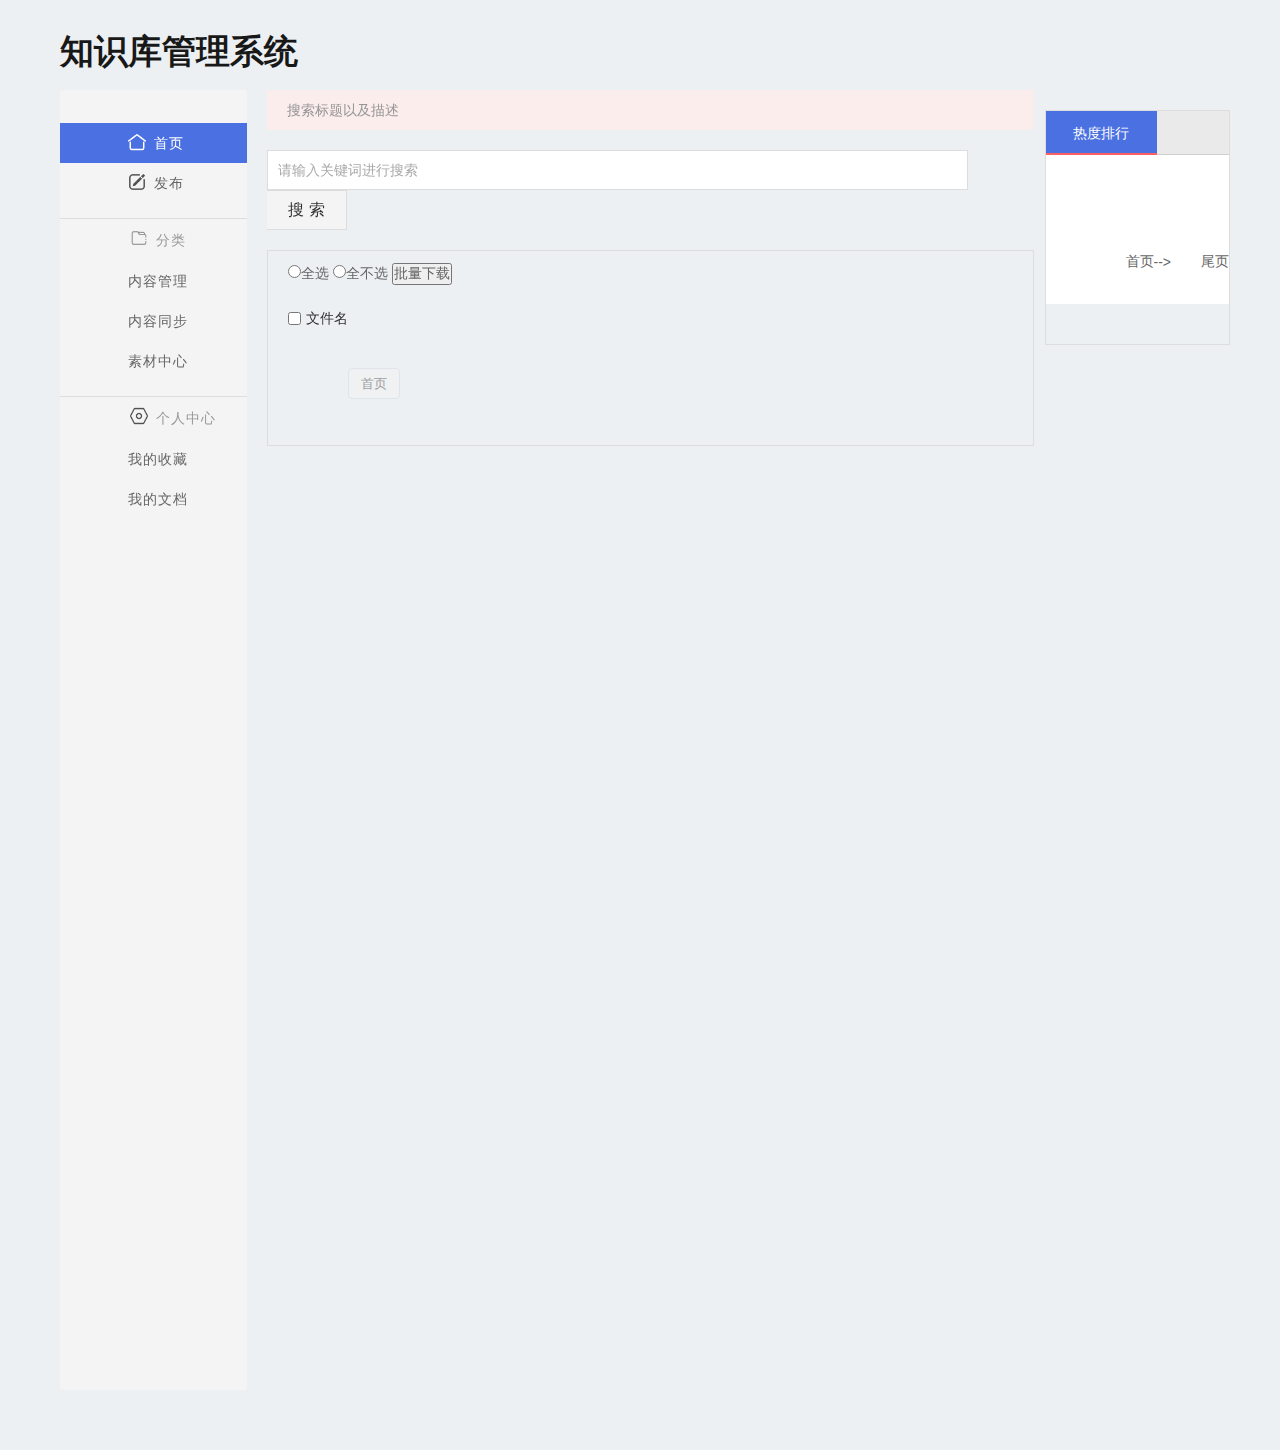
<file: src/main/resources/templates/index.html>
<!DOCTYPE html>
<html lang="en" xmlns:th="http://www.thymeleaf.org">
<head>
	<meta charset="UTF-8">

	<title>首页</title>
	<link rel="icon" type="image/x-icon" href="favicon.ico">
	<link href="iTunesArtwork@2x.png" sizes="114x114" rel="apple-touch-icon-precomposed">
	<link type="text/css" rel="stylesheet" th:src="@{/css/core.css}" href="../static/css/core.css">
	<link type="text/css" rel="stylesheet" th:src="@{/css/icon.css}" href="../static/css/icon.css">
	<link type="text/css" rel="stylesheet" th:src="@{/css/home.css}" href="../static/css/home.css">

</head>
<body>

<!-- head YDC begin -->
<header class="ydc-header">
	<div class="ydc-entered">
		<div class="ydc-header-content ydc-flex">
			<div class="ydc-column">
				<a href="index.html" class="ydc-column-ydc-logo">
					知识库管理系统
				</a>
			</div>
			<div class="ydc-column">
				<div class="ydc-column-user">
				</div>
			</div>
		</div>
	</div>
</header>
<!-- head YDC end -->

<!-- content YDC begin -->
<!-- right end -->
<section>

	<div class="ydc-content-slide ydc-body">
		<!-- right -->
		<div style="float:right" class="ydc-loading-box">
			<div class="ydc-tabPanel">
				<div>
					<ul>
						<li class="hit">热度排行</li>
					</ul>
				</div>
				<!--										点赞排行			-->
				<div class="ydc-panes">
					<div class="ydc-pane" style="display:block;">
						<ol class="ydc-pane-list"  th:each="doclikes : ${doclikes}">
							<li><a th:text="${doclikes.name}"></a></li>
						</ol>
						<div class="ydc-pagination">
							<ol>
								<li class="ydc-previous-item" th:if="!${doclikes.hasPrevious()}">
									<a th:href="'likes?pNum=0'">首页</a>-->
								</li>
								<li class="ydc-previous-item" th:if="${doclikes.hasPrevious()}">
									<a th:href="'likes?pNum=' + ${doclikes.previousPageable().getPageNumber()}" th:text="上一页"></a>
								</li>
								<li class="ydc-previous-item" th:if="${doclikes.hasNext()}">
									<a th:href="'likes?pNum=' + ${doclikes.nextPageable().getPageNumber()}" th:text="下一页"></a>
								</li>
								<li class="ydc-previous-item" th:if="!${doclikes.hasNext()}">
									<a th:href="'likes?pNum=' + ${doclikes.getTotalPages() - 1}">尾页</a>
								</li>
							</ol>
						</div>
					</div>
				</div>
			</div>

		</div>
		<!-- right end -->
		<div class="ydc-flex">

			<!-- left begin -->
			<div class="ydc-column ydc-column-2">
				<div class="ydc-menu">
					<ul>
						<li class="ydc-menu-item">
							<a href="/user/login"  class="active"><i class="ydc-icon ydc-icon-home fl"></i>首页</a>
						</li>
						<li class="ydc-menu-item">
							<a href="/user/toUpload"><i class="ydc-icon ydc-icon-find fl"></i>发布</a>
						</li>
						<li class="ydc-menu-item">
								<span class="ydc-menu-sub-title">
									<i class="ydc-icon ydc-icon-file fl"></i>分类
								</span>
							<ul>
								<ul>
									<li>
										<a href="">内容管理</a>
									</li>
									<li>
										<a href="">内容同步</a>
									</li>
									<li>
										<a href="">素材中心</a>
									</li>
								</ul>
							</ul>
						</li>
						<li class="ydc-menu-item">
								<span class="ydc-menu-sub-title">
									<i class="ydc-icon ydc-icon-set fl"></i>个人中心
								</span>
							<ul>
								<li>
									<a th:href="'getCollection?username='+${username}" >我的收藏</a>
									<a th:href="'getDocs?username='+${username}" >我的文档</a>
								</li>
							</ul>
						</li>

					</ul>
				</div>
			</div>
			<!-- left end -->
			<!-- right begin -->
			<div class="ydc-column ydc-column-8">
				<div class="ydc-entered-box">
					<div class="ydc-content-right">
						<div class="ydc-release-form-group ">
							<div class="ydc-warning-default">
								<p>搜索标题以及描述</p>
							</div>
							<div class="ydc-group-input clearfix" style="width:100%; margin-bottom:20px;">
								<form action="/doc/getresults">
									<input type="text" name="search" placeholder="请输入关键词进行搜索" style="width:91.333%">
									<button style="cursor: pointer" οnclick="submitBtnClick()" class="ydc-group-button">搜 索</button>
								</form>

							</div>
						</div>



						<!-- gongGao begin -->
						<div class="ydc-loading-box">
							<div class="ydc-tabPanel">
								<!--								主页显示所有文档-->
								<ol class="ydc-pane-list">
									<li>
										<input type="radio" name="s" onclick="setAll()">全选
										<input type="radio" name="s" onclick="setNo()">全不选
										<input type="button" class="downloadAll" value="批量下载"  onclick="dls()"/>
									</li>
									<li th:each="fitem,stat : ${fmap}" >
										<input th:id="${stat.count}" class="dlcheck"  type="checkbox" name="dl" th:value="@{'http://'+${fitem.value}}">
										<a href="" style="margin-left: 5px" target="_blank" th:name="${stat.count}" onclick="openwin(this)" th:text="${fitem.key}">文件名</a>
										<input type="hidden" th:value="${fitem.key}">

									</li>
								</ol>
								<!--															首页显示的分页						-->
								<div class="ydc-pagination">
									<ol>
										<li class="ydc-previous-item">
											<!--													<button class="ydc-previous-item-btn-medium ydc-disabled" th:if="!${docs.hasPrevious()}">-->
											<!--														<span> <a th:href="'list?pageNum=1'">首页</a></span>-->
											<button class="ydc-previous-item-btn-medium ydc-disabled">
												<span><a href="#">首页</a></span>
											</button>
										</li>
										<!--												<li>-->
										<!--													<button class="ydc-previous-item-btn-medium cur" th:if="${docs.hasPrevious()}">-->
										<!--														<span><a th:href="'list?pageNum=' + ${docs.previousPageable().getPageNumber()}" th:text="上一页"></a></span>-->
										<!--													</button>-->
										<!--												</li>-->
										<!--												<li>-->
										<!--													<button class="ydc-previous-item-btn-medium" th:each="pageNum:${#numbers.sequence(0, docs.getTotalPages() - 1)}">-->
										<!--														<a th:href="'list?pageNum=' + ${pageNum}" th:text="${pageNum + 1}" th:if="${pageNum ne docs.pageable.getPageNumber()}"></a>-->
										<!--														<a th:href="'list?pageNum=' + ${pageNum}" th:text="${pageNum + 1}" th:if="${pageNum eq docs.pageable.getPageNumber()}" th:style="'font-weight:bold;background: #6faed9;'"></a>-->
										<!--													</button>-->
										<!--												</li>-->
										<!--												<li class="ydc-previous-item"  th:if="${docs.hasNext()}">-->
										<!--													<button class="ydc-previous-item-btn-medium">-->
										<!--														<span> <a th:href="'list?pageNum=' + ${docs.nextPageable().getPageNumber()}" th:text="下一页"></a></span>-->
										<!--													</button>-->
										<!--												</li>-->
										<!--												<li class="ydc-previous-item"  th:if="!${docs.hasNext()}">-->
										<!--													<button class="ydc-previous-item-btn-medium">-->
										<!--														<span> <a th:href="'list?pageNum=' + ${docs.getTotalPages() - 1}">尾页</a></span>-->
										<!--													</button>-->
										<!--												</li>-->
										<!--												<li class="ydc-item-quick">-->
										<!--													第<div class="ydc-item-quick-kun"><input type="number" aria-invalid="false" class=""></div>页-->
										<!--													<button style="margin-left:5px;" class="ydc-previous-item-btn-medium">-->
										<!--														<span>跳转</span>-->
										<!--													</button>-->
										<!--												</li>-->
									</ol>
								</div>
							</div>
							<div class="ydc-pane">

								<div class="ydc-pagination">
									<ol>
										<li class="ydc-previous-item">
											<button class="ydc-previous-item-btn-medium ydc-disabled">
												<span>上一页</span>
											</button>
										</li>
										<li>
											<button class="ydc-previous-item-btn-medium cur">1</button>
										</li>
										<li>
											<button class="ydc-previous-item-btn-medium">2</button>
										</li>
										<li>
											<button class="ydc-previous-item-btn-medium">3</button>
										</li>
										<li class="ydc-previous-item">
											<button class="ydc-previous-item-btn-medium">
												<span>下一页</span>
											</button>
										</li>
										<li class="ydc-item-quick">
											第<div class="ydc-item-quick-kun"><input type="number" aria-invalid="false" class=""></div>页
											<button style="margin-left:5px;" class="ydc-previous-item-btn-medium">
												<span>跳转</span>
											</button>
										</li>
									</ol>
								</div>
							</div>
						</div>
					</div>
				</div>
				<!-- gongGao End -->
			</div>
		</div>
	</div>
	<!-- right end -->
	</div>
	</div>

	<div class="ydc-footer">

	</div>
</section>
<!-- content YDC end -->

<script type="text/javascript" src="../static/js/jquery.min.js"></script>
<script type="text/javascript">
	var slideIndex = 0;
	showSlides();

	function showSlides() {
		var i;
		var slides = document.getElementsByClassName("mySlides");
		for (i = 0; i < slides.length; i++) {
			slides[i].style.display = "none";
		}
		slideIndex++;
		if (slideIndex> slides.length) {slideIndex = 1}
		slides[slideIndex-1].style.display = "block";
		setTimeout(showSlides, 3000); // 滚动时间
	}
</script>

<script type="text/javascript">
	$(function(){
		$('.ydc-tabPanel ul li').click(function(){
			$(this).addClass('hit').siblings().removeClass('hit');
			$('.ydc-panes>div:eq('+$(this).index()+')').show().siblings().hide();
		})
	})
</script>
<script type="text/javascript">
	function dls() {
		var downloads = document.getElementsByName("dl");
		for (var i = 0; i < downloads.length; i++) {
			if(downloads[i].checked){
				window.open(downloads[i].value);
			}

		}
	}
	function openwin(data) {
		var url =document.getElementById(data.name);
		window.open('http://47.107.181.35:8012/onlinePreview?url=' + url.value);
	}

	function setAll() {
		var loves = document.getElementsByName("dl");
		for (var i = 0; i < loves.length; i++) {
			loves[i].checked = true;
		}
	}
	function setNo() {
		var loves = document.getElementsByName("dl");
		for (var i = 0; i < loves.length; i++) {
			loves[i].checked = false;
		}
	}
</script>

</body>
</html>
</file>
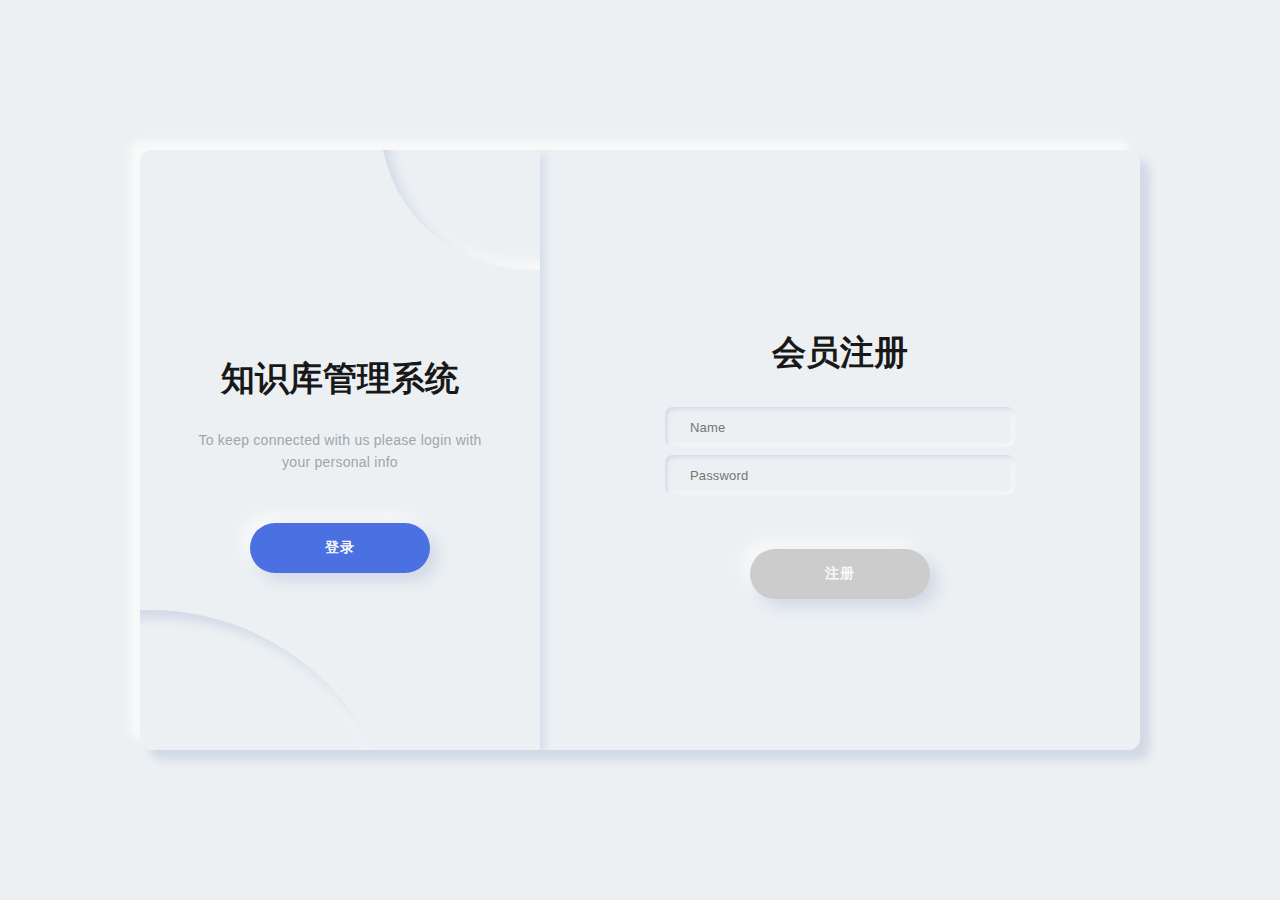
<file: src/main/resources/templates/login.html>
<!DOCTYPE html>
<html lang="en" xmlns:th="http://www.thymeleaf.org">
<head>
    <meta charset="UTF-8">
    <script type="text/javascript" charset="utf-8" src="//g.alicdn.com/sd/ncpc/nc.js?t=2015052012"></script>
    <title>知识库管理系统</title>

    <link rel="stylesheet" th:src="@{/css/style.css}" href="../static/css/style.css"/>

</head>
<body>

<div class="main">
    <div class="container a-container" id="a-container">
        <form class="form" id="a-form" method="" action="/user/doRegist">
            <h2 class="form_title title">会员注册</h2>
            <input class="form__input" type="text" name="loginName" placeholder="Name">
            <input class="form__input" type="password" name="password" placeholder="Password">
            <div id="regist" class="nc-container"></div>
            <button class="button" id="registbutton">注册
        </form>
    </div>
    <div class="container b-container" id="b-container">
        <form class="form" id="b-form"  action="/user/doLogin">
            <h2 class="form_title title">知识库管理系统登录</h2>
            <div class="form__icons"></div>
            <input class="form__input" type="text" name="loginName" placeholder="Name">
            <input class="form__input" type="password" name="password" placeholder="Password">
            <div id="login" class="nc-container"></div>
            <button class="button" id="loginbutton">登录</button>
        </form>
    </div>
    <div class="switch" id="switch-cnt">
        <div class="switch__circle"></div>
        <div class="switch__circle switch__circle--t"></div>
        <div class="switch__container" id="switch-c1">
            <h2 class="switch__title title">知识库管理系统</h2>
            <p class="switch__description description">To keep connected with us please login with your personal info</p>
            <button class="switch__button button switch-btn">登录</button>
        </div>
        <div class="switch__container is-hidden" id="switch-c2">
            <h2 class="switch__title title">Hello Friend !</h2>
            <p class="switch__description description">Enter your personal details and start journey with us</p>
            <button class="switch__button button switch-btn">注册</button>
        </div>
    </div>
</div>

<script type="text/javascript">
    let switchCtn = document.querySelector("#switch-cnt");
    let switchC1 = document.querySelector("#switch-c1");
    let switchC2 = document.querySelector("#switch-c2");
    let switchCircle = document.querySelectorAll(".switch__circle");
    let switchBtn = document.querySelectorAll(".switch-btn");
    let aContainer = document.querySelector("#a-container");
    let bContainer = document.querySelector("#b-container");
    let allButtons = document.querySelectorAll(".submit");

    let getButtons = (e) => e.preventDefault()

    let changeForm = (e) => {

        switchCtn.classList.add("is-gx");
        setTimeout(function(){
            switchCtn.classList.remove("is-gx");
        }, 1500)

        switchCtn.classList.toggle("is-txr");
        switchCircle[0].classList.toggle("is-txr");
        switchCircle[1].classList.toggle("is-txr");

        switchC1.classList.toggle("is-hidden");
        switchC2.classList.toggle("is-hidden");
        aContainer.classList.toggle("is-txl");
        bContainer.classList.toggle("is-txl");
        bContainer.classList.toggle("is-z200");
    }

    let mainF = (e) => {
        for (var i = 0; i < allButtons.length; i++)
            allButtons[i].addEventListener("click", getButtons );
        for (var i = 0; i < switchBtn.length; i++)
            switchBtn[i].addEventListener("click", changeForm)
    }

    window.addEventListener("load", mainF);
</script>
<script type="text/javascript">
    var nc_token = ["CF_APP_1", (new Date()).getTime(), Math.random()].join(':');
    var sbtitle = document.getElementById("registbutton");
    sbtitle.setAttribute("disabled",true);
    sbtitle.style.backgroundColor ="#CCCCCC";
    var NC_Opt =
        {
            renderTo: "regist",
            appkey: "CF_APP_1",
            scene: "register",
            token: nc_token,
            customWidth: 347,
            trans:{"key1":"code0"},
            elementID: ["usernameID"],
            is_Opt: 0,
            language: "cn",
            isEnabled: true,
            timeout: 3000,
            times:5,
            apimap: {
                // 'analyze': '//a.com/nocaptcha/analyze.jsonp',
                // 'get_captcha': '//b.com/get_captcha/ver3',
                // 'get_captcha': '//pin3.aliyun.com/get_captcha/ver3'
                // 'get_img': '//c.com/get_img',
                // 'checkcode': '//d.com/captcha/checkcode.jsonp',
                // 'umid_Url': '//e.com/security/umscript/3.2.1/um.js',
                // 'uab_Url': '//aeu.alicdn.com/js/uac/909.js',
                // 'umid_serUrl': 'https://g.com/service/um.json'
            },
            callback: function (data) {
                sbtitle.style.backgroundColor ="#4B70E2";
                sbtitle.removeAttribute("disabled");
                window.console && console.log(nc_token);
                window.console && console.log(data.csessionid);
                window.console && console.log(data.sig);
            }
        }
    var nc = new noCaptcha(NC_Opt);
    nc.upLang('cn', {
        _startTEXT: "请按住滑块，拖动到最右边",
        _yesTEXT: "验证通过",
        _error300: "哎呀，出错了，点击<a href=\"javascript:__nc.reset()\">刷新</a>再来一次",
        _errorNetwork: "网络不给力，请<a href=\"javascript:__nc.reset()\">点击刷新</a>",
    })
</script>
<script type="text/javascript">
    var nc_token = ["CF_APP_1", (new Date()).getTime(), Math.random()].join(':');
    var sbtitle2 = document.getElementById("loginbutton");
    sbtitle2.setAttribute("disabled",true);
    sbtitle2.style.backgroundColor ="#CCCCCC";
    var NC_Opt =
        {
            renderTo: "login",
            appkey: "CF_APP_1",
            scene: "register",
            token: nc_token,
            customWidth: 347,
            trans:{"key1":"code0"},
            elementID: ["usernameID"],
            is_Opt: 0,
            language: "cn",
            isEnabled: true,
            timeout: 3000,
            times:5,
            apimap: {
                // 'analyze': '//a.com/nocaptcha/analyze.jsonp',
                // 'get_captcha': '//b.com/get_captcha/ver3',
                // 'get_captcha': '//pin3.aliyun.com/get_captcha/ver3'
                // 'get_img': '//c.com/get_img',
                // 'checkcode': '//d.com/captcha/checkcode.jsonp',
                // 'umid_Url': '//e.com/security/umscript/3.2.1/um.js',
                // 'uab_Url': '//aeu.alicdn.com/js/uac/909.js',
                // 'umid_serUrl': 'https://g.com/service/um.json'
            },
            callback: function (data) {
                sbtitle2.style.backgroundColor ="#4B70E2";
                sbtitle2.removeAttribute("disabled");
                window.console && console.log(nc_token);
                window.console && console.log(data.csessionid);
                window.console && console.log(data.sig);
            }
        }
    var nc = new noCaptcha(NC_Opt)
    nc.upLang('cn', {
        _startTEXT: "请按住滑块，拖动到最右边",
        _yesTEXT: "验证通过",
        _error300: "哎呀，出错了，点击<a href=\"javascript:__nc.reset()\">刷新</a>再来一次",
        _errorNetwork: "网络不给力，请<a href=\"javascript:__nc.reset()\">点击刷新</a>",
    })
</script>



</body>

</html>
</file>
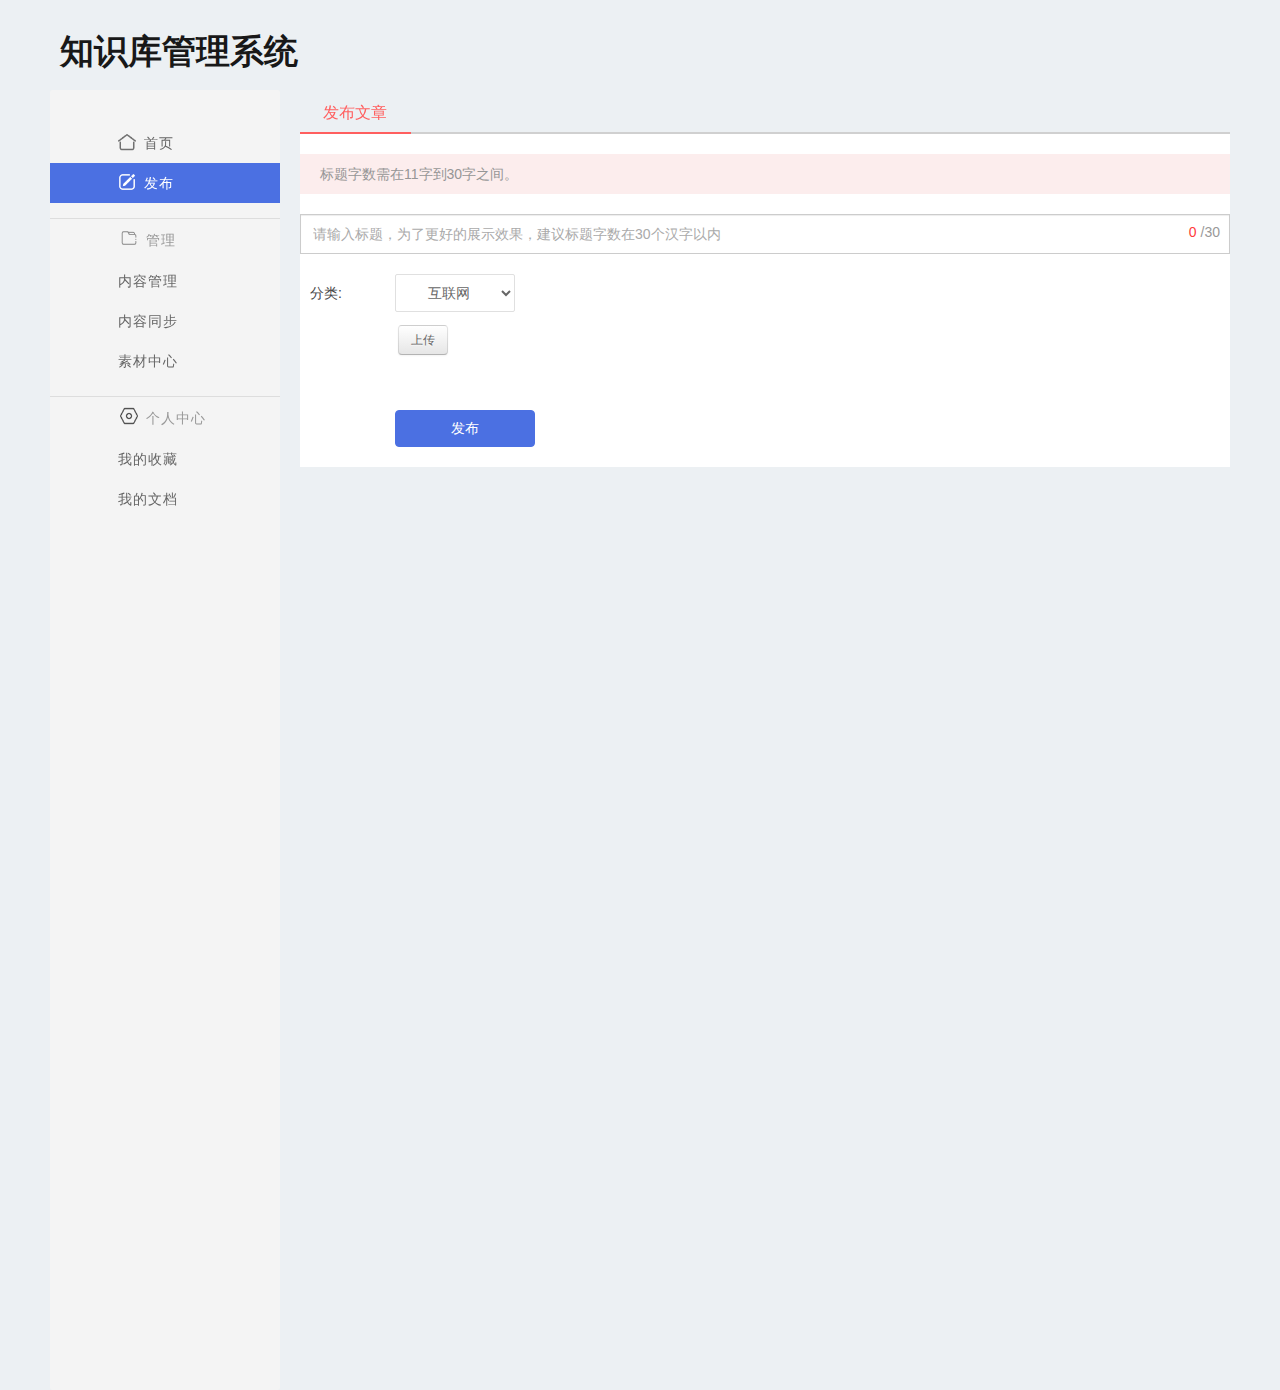
<file: src/main/resources/templates/release.html>
<!DOCTYPE html>
<html lang="en" xmlns:th="http://www.thymeleaf.org">

<head>
    <meta charset="UTF-8">

    <link rel="icon" type="image/x-icon" href="favicon.ico">
    <link href="iTunesArtwork@2x.png" sizes="114x114" rel="apple-touch-icon-precomposed">
    <link type="text/css" rel="stylesheet" th:src="@{/css/core.css}"href="../static/css/core.css">
    <link type="text/css" rel="stylesheet" th:src="@{/css/icon.css}"href="../static/css/icon.css">
    <link type="text/css" rel="stylesheet" th:src="@{/css/home.css}"href="../static/css/home.css">
    <script type="text/javascript" src="../static/js/jquery-1.5.2.min.js"></script>
    <script type="text/javascript">
        var currentShowCity=0;
        $(document).ready(function(){
            $("#province").change(function(){
                $("#province option").each(function(i,o){
                    if($(this).attr("selected"))
                    {
                        $(".city").hide();
                        $(".city").eq(i).show();
                        currentShowCity=i;
                    }
                });
            });

            $("#province").change();
        });

        function getSelectValue(){
            alert("1级="+$("#province").val());
            $(".city").each(function(i,o){
                if(i == currentShowCity){

                    alert("2级="+$(".city").eq(i).val());
                }
            });
        }

    </script>
</head>
<body>
<!-- head YDC begin -->
<header class="ydc-header">
    <div class="ydc-entered">
        <div class="ydc-header-content ydc-flex">
            <div class="ydc-column">
                <a href="/index/getIndex" class="ydc-column-ydc-logo">
                    知识库管理系统
                </a>
            </div>
            <div class="ydc-column">
                <div class="ydc-column-user">


                </div>
            </div>
        </div>
    </div>
</header>
<!-- head YDC end -->
<!-- content YDC begin -->
<section>
    <div class="ydc-content-slide ydc-body">
        <div class="ydc-flex">
            <!-- left begin -->
            <div class="ydc-column ydc-column-2">
                <div class="ydc-menu">
                    <ul>
                        <li class="ydc-menu-item">
                            <a href="/index/getIndex" class="">
                                <i class="ydc-icon ydc-icon-home fl"></i>
                                首页
                            </a>
                        </li>
                        <li class="ydc-menu-item">
                            <a href="/index/getRelease" class="active">
                                <i class="ydc-icon ydc-icon-find fl"></i>
                                发布
                            </a>
                        </li>
                        <li class="ydc-menu-item">
                                    <span class="ydc-menu-sub-title">
                                        <i class="ydc-icon ydc-icon-file fl"></i>
                                        管理
                                    </span>
                            <ul>
                                <ul>
                                    <li>
                                        <a href="">内容管理</a>
                                    </li>
                                    <li>
                                        <a href="">内容同步</a>
                                    </li>
                                    <li>
                                        <a href="">素材中心</a>
                                    </li>
                                </ul>
                            </ul>
                        </li>

                        <li class="ydc-menu-item">
                                    <span class="ydc-menu-sub-title">
                                        <i class="ydc-icon ydc-icon-set fl"></i>
                                        个人中心

                                    </span>
                            <ul>
                                <li>
                                    <a href="#" >我的收藏</a>
                                    <a href="#" >我的文档</a>
                                </li>

                            </ul>
                        </li>

                    </ul>
                </div>
            </div>
            <!-- right begin -->
            <div class="ydc-column ydc-column-8">
                <div class="ydc-release-content">
                    <div class="ydc-tabPanel ydc-tabPanel-release">
                        <div class="ydc-release-tab-head">
                            <ul>
                                <li class="hit">发布文章</li>
                            </ul>

                        </div>
                        <div class="ydc-panes">
                            <div class="ydc-pane" style="display:block;">
                                <div class="ydc-release-form-group ">
                                    <div class="ydc-warning-default">
                                        <p>标题字数需在11字到30字之间。</p>
                                    </div>
                                    <div class="ydc-release-form-group-input">
                                        <input type="text" class="ydc-form-control" title="" placeholder="请输入标题，为了更好的展示效果，建议标题字数在30个汉字以内" onkeyUp="textLimitCheck(this, 30);">
                                        <div class="ydc-form-group-jl">
                                            <span id="messageCount">0</span>
                                            /30
                                        </div>
                                    </div>
                                </div>

                                <div class="ydc-form-city">
                                    <!--                                            <form action="/user/upload">-->
                                    <div class="aui-card-form-item">
                                        <label class="aui-card-form-label">分类:</label>
                                        <div class="aui-card-form-input">
                                            <select id="province">
                                                <option>互联网</option>
                                                <option>人工智能</option>
                                                <option>人文</option>
                                                <option>教育</option>
                                                <option>汽车</option>
                                                <option>游戏</option>
                                                <option>财经</option>
                                                <option>要闻</option>
                                                <option>萌宝</option>
                                                <option>艺术</option>
                                                <option>育儿</option>
                                                <option>职场</option>
                                                <option>美女</option>
                                                <option>科技</option>
                                                <option>生活</option>
                                                <option>社会</option>
                                                <option>星座</option>
                                                <option>时尚</option>
                                                <option>旅游</option>
                                                <option>数码</option>
                                                <option>故事</option>
                                                <option>搞笑</option>
                                                <option>探索</option>
                                                <option>手机</option>
                                                <option>房产</option>
                                                <option>彩票</option>
                                                <option>小品</option>
                                                <option>明星</option>
                                                <option>家居</option>
                                            </select>

                                        </div>
                                    </div>

                                    <form name="uploadForm" action="/user/upload" method="post" enctype="multipart/form-data">
                                        <div class="aui-card-form-item preview  aui-news">
                                            <!--                                                        <input type="file" name="file">&nbsp;&nbsp;-->
                                            <!--                                                        <input type="submit" value="上传文件">-->
                                            <!--&lt;!&ndash;                                                    </form>&ndash;&gt;-->
                                            <div class="aui-file-up-btn clearfix ">
                                                <div class="idPicFile aui-btn aui-file-new">
                                                    <input type="file" name="file" id="1" class="file_photo aui-file-new-up" style="margin:0;">
                                                    <a>上传</a>
                                                </div>

                                            </div>
                                        </div>
                                        <div class="ydc-btn">
                                            <button class="btn" type="submit">发布</button>
                                        </div>
                                    </form>
                                </div>
                            </div>
                            <div class="ydc-pane">

                            </div>
                        </div>
                    </div>
                </div>
            </div>
            <!-- right end -->
        </div>
    </div>
</section>
<!-- content YDC end -->
<script type="text/javascript" src="../static/js/nicEdit.js"></script>
<script type="text/javascript" src="../static/js/upImg.js"></script>
<script type="text/javascript">

    jQuery(function(){
        upload_start();
    });
    //tab切换
    $(function(){
        $('.aui-ad-tab-title ul li').click(function(){
            $(this).addClass('aui-current').siblings().removeClass('aui-current');
            $('.aui-ad-tab-body>div:eq('+$(this).index()+')').show().siblings().hide();
        })
    });

</script>
<script type="text/javascript">

    bkLib.onDomLoaded(function() { nicEditors.allTextAreas() });//编辑器

</script>
<script type="text/javascript">

    var slideIndex = 0;
    showSlides();

    function showSlides() {
        var i;
        var slides = document.getElementsByClassName("mySlides");
        for (i = 0; i < slides.length; i++) {
            slides[i].style.display = "none";
        }
        slideIndex++;
        if (slideIndex> slides.length) {slideIndex = 1}
        slides[slideIndex-1].style.display = "block";
        setTimeout(showSlides, 3000); // AD滚动时间
    }

</script>
<script type="text/javascript">

    $(function(){
        $('.ydc-tabPanel ul li').click(function(){
            $(this).addClass('hit').siblings().removeClass('hit');
            $('.ydc-panes>div:eq('+$(this).index()+')').show().siblings().hide();
        })
    })//tab

</script>
<script type="text/javascript">

    function textLimitCheck(thisArea, maxLength){
        if (thisArea.value.length > maxLength){
            alert(maxLength + ' 个字限制. \r超出的将自动清除.');
            thisArea.value = thisArea.value.substring(0, 30);
            thisArea.focus();    }
        messageCount.innerText = thisArea.value.length;
        messageCount1.innerText = thisArea.value.length;
        messageCount2.innerText = thisArea.value.length;
    }//标题输入框字数限制

</script>
</body>
</html>
</file>
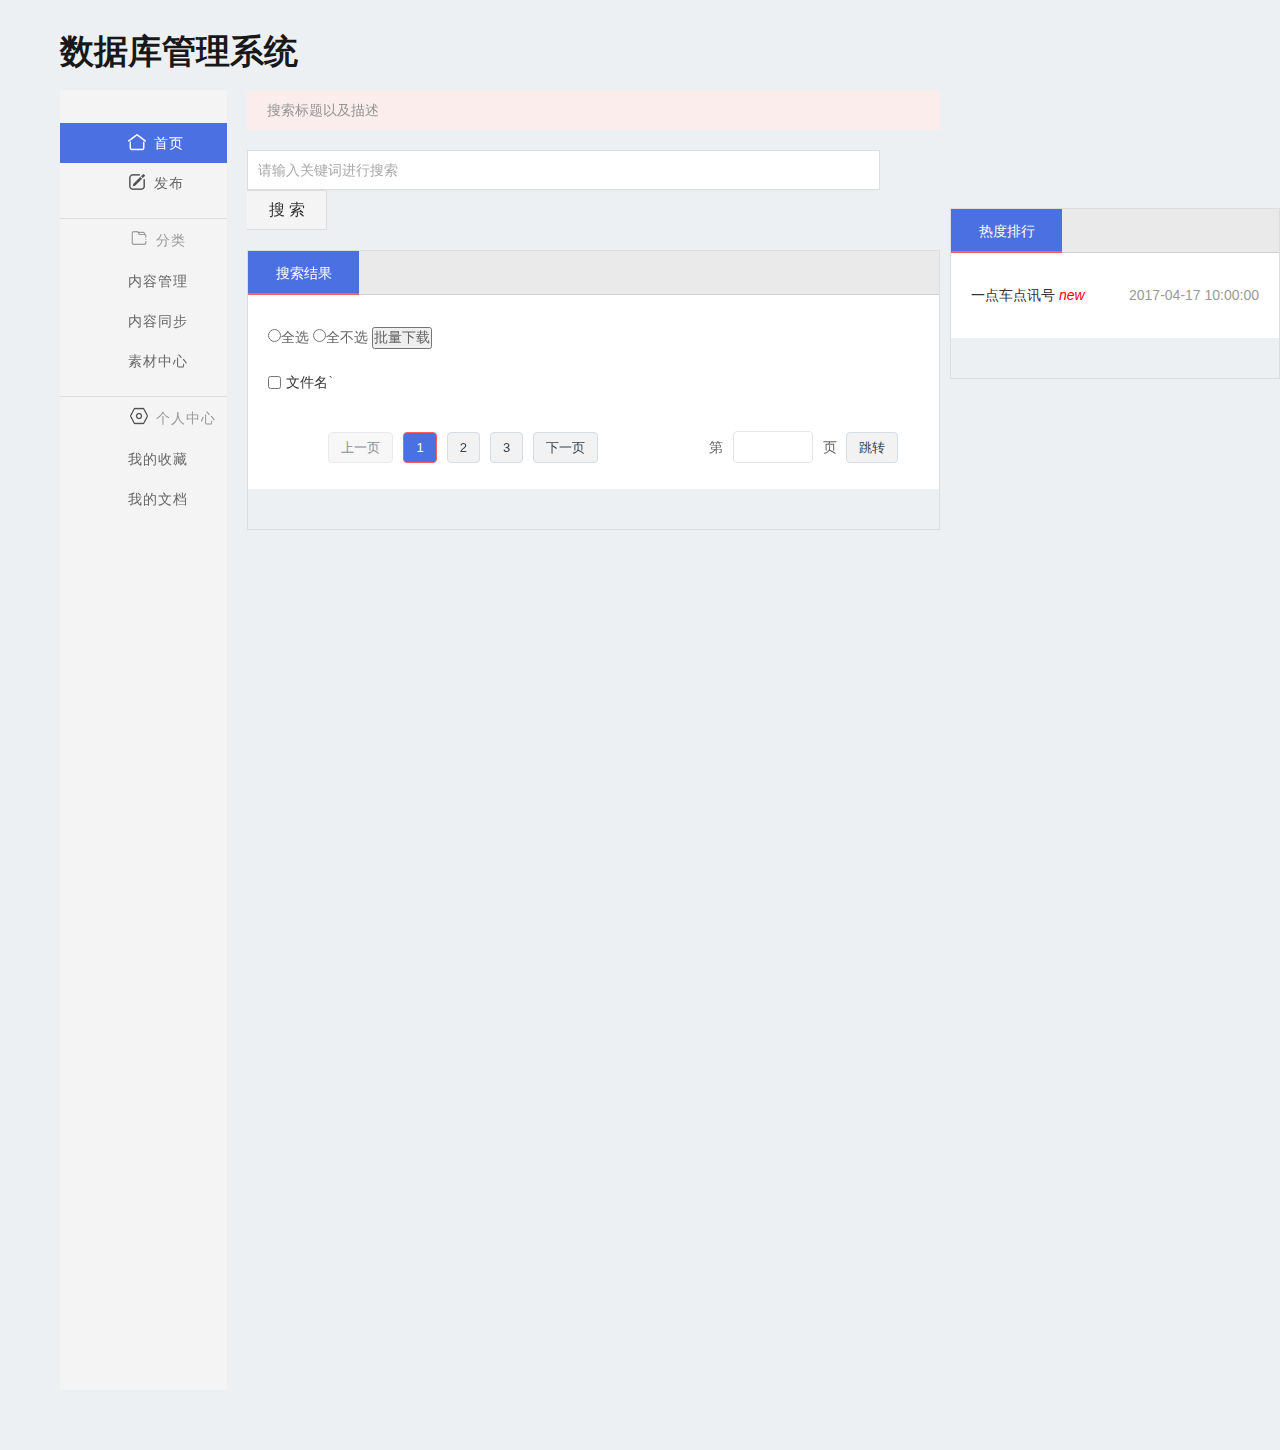
<file: src/main/resources/templates/search.html>
<!DOCTYPE html>
<html lang="en" xmlns:th="http://www.thymeleaf.org">

<head>
    <meta charset="UTF-8">

    <title>首页</title>
    <link rel="icon" type="image/x-icon" href="favicon.ico">
    <link href="iTunesArtwork@2x.png" sizes="114x114" rel="apple-touch-icon-precomposed">
    <link type="text/css" rel="stylesheet" th:src="@{/css/core.css}"href="../static/css/core.css">
    <link type="text/css" rel="stylesheet" th:src="@{/css/icon.css}"href="../static/css/icon.css">
    <link type="text/css" rel="stylesheet" th:src="@{/css/home.css}"href="../static/css/home.css">

</head>
<body>

<!-- head YDC begin -->
<header class="ydc-header">
    <div class="ydc-entered">
        <div class="ydc-header-content ydc-flex">
            <div class="ydc-column">
                <a href="/index/getIndex" class="ydc-column-ydc-logo">
                    数据库管理系统
                </a>
            </div>
            <div class="ydc-column">
                <div class="ydc-column-user">


                </div>
            </div>
        </div>
    </div>
</header>
<!-- head YDC end -->
<div style="float:right;margin-top: 88px">
    <div class="ydc-loading-box2">
        <div class="ydc-tabPanel">
            <div>
                <ul>
                    <li class="hit">热度排行</li>

                </ul>

            </div>
            <div class="ydc-panes">
                <div class="ydc-pane" style="display:block;">
                    <ol class="ydc-pane-list">
                        <li>
                            <a href="" target="_blank">一点车点讯号 <i>new</i></a>
                            <span>2017-04-17 10:00:00</span>
                        </li>

                    </ol>

                </div>

            </div>
        </div>
    </div>
</div>
<!-- content YDC begin -->
<section>
    <div class="ydc-content-slide ydc-body">
        <div class="ydc-flex">
            <!-- left begin -->
            <div class="ydc-column ydc-column-2">
                <div class="ydc-menu">
                    <ul>
                        <li class="ydc-menu-item">
                            <a href="/index/getIndex"  class="active"><i class="ydc-icon ydc-icon-home fl"></i>首页</a>
                        </li>
                        <li class="ydc-menu-item">
                            <a href="/index/getRelease"><i class="ydc-icon ydc-icon-find fl"></i>发布</a>
                        </li>
                        <li class="ydc-menu-item">
								<span class="ydc-menu-sub-title">
									<i class="ydc-icon ydc-icon-file fl"></i>分类
								</span>
                            <ul>
                                <ul>
                                    <li>
                                        <a href="">内容管理</a>
                                    </li>
                                    <li>
                                        <a href="">内容同步</a>
                                    </li>
                                    <li>
                                        <a href="">素材中心</a>
                                    </li>
                                </ul>
                            </ul>
                        </li>

                        <li class="ydc-menu-item">
								<span class="ydc-menu-sub-title">
									<i class="ydc-icon ydc-icon-set fl"></i>个人中心
								</span>
                            <ul>
                                <li>
                                    <a href="/index/getCollection">我的收藏</a>
                                    <a href="/index/getMyUpload">我的文档</a>

                                </li>

                            </ul>
                        </li>

                    </ul>
                </div>
            </div>
            <!-- left end -->
            <!-- right begin -->
            <div class="ydc-column ydc-column-8">
                <div class="ydc-entered-box">
                    <div class="ydc-content-right">
                        <div class="ydc-release-form-group ">
                            <div class="ydc-warning-default">
                                <p>搜索标题以及描述</p>
                            </div>
                            <div class="ydc-group-input clearfix" style="width:100%; margin-bottom:20px;">
                                <form action="/doc/getresults">
                                    <input type="text" name="search" placeholder="请输入关键词进行搜索" style="width:91.333%">
                                    <button style="cursor: pointer" οnclick="submitBtnClick()" class="ydc-group-button">搜 索</button>
                                </form>



                            </div>
                        </div>



                        <!-- gongGao begin -->
                        <div class="ydc-loading-box">
                            <div class="ydc-tabPanel">
                                <div>
                                    <ul>
                                        <li class="hit">搜索结果</li>

                                    </ul>

                                </div>
                                <div class="ydc-panes">
                                    <div class="ydc-pane" style="display:block;">
                                        <ol class="ydc-pane-list">
                                            <li>
                                                <input type="radio" name="s" onclick="setAll()">全选
                                                <input type="radio" name="s" onclick="setNo()">全不选
                                                <input type="button" class="downloadAll" value="批量下载"  onclick="dls()"/>
                                            </li>
                                            <li th:each="fitem,stat : ${dmap}"  >

                                                <input th:id="${stat.count}" class="dlcheck"  type="checkbox" name="dl" th:value="@{${fitem.key}}">
                                                <a href="" style="margin-left: 5px" target="_blank" th:name="${stat.count}" onclick="openwin(this)" th:text="${fitem.key}">文件名</a>
                                                <a th:="${fitem.value}"></a>

                `
                                                <input type="hidden" th:value="${fitem.key}">

                                            </li>
                                        </ol>
                                        <div class="ydc-pagination">
                                            <ol>
                                                <li class="ydc-previous-item">
                                                    <button class="ydc-previous-item-btn-medium ydc-disabled">
                                                        <span>上一页</span>
                                                    </button>
                                                </li>
                                                <li>
                                                    <button class="ydc-previous-item-btn-medium cur">1</button>
                                                </li>
                                                <li>
                                                    <button class="ydc-previous-item-btn-medium">2</button>
                                                </li>
                                                <li>
                                                    <button class="ydc-previous-item-btn-medium">3</button>
                                                </li>
                                                <li class="ydc-previous-item">
                                                    <button class="ydc-previous-item-btn-medium">
                                                        <span>下一页</span>
                                                    </button>
                                                </li>
                                                <li class="ydc-item-quick">
                                                    第<div class="ydc-item-quick-kun"><input type="number" aria-invalid="false" class=""></div>页
                                                    <button style="margin-left:5px;" class="ydc-previous-item-btn-medium">
                                                        <span>跳转</span>
                                                    </button>
                                                </li>
                                            </ol>
                                        </div>
                                    </div>
                                    <div class="ydc-pane">

                                        <div class="ydc-pagination">
                                            <ol>
                                                <li class="ydc-previous-item">
                                                    <button class="ydc-previous-item-btn-medium ydc-disabled">
                                                        <span>上一页</span>
                                                    </button>
                                                </li>
                                                <li>
                                                    <button class="ydc-previous-item-btn-medium cur">1</button>
                                                </li>
                                                <li>
                                                    <button class="ydc-previous-item-btn-medium">2</button>
                                                </li>
                                                <li>
                                                    <button class="ydc-previous-item-btn-medium">3</button>
                                                </li>
                                                <li class="ydc-previous-item">
                                                    <button class="ydc-previous-item-btn-medium">
                                                        <span>下一页</span>
                                                    </button>
                                                </li>
                                                <li class="ydc-item-quick">
                                                    第<div class="ydc-item-quick-kun"><input type="number" aria-invalid="false" class=""></div>页
                                                    <button style="margin-left:5px;" class="ydc-previous-item-btn-medium">
                                                        <span>跳转</span>
                                                    </button>
                                                </li>
                                            </ol>
                                        </div>
                                    </div>
                                </div>
                            </div>
                        </div>
                        <!-- gongGao End -->
                    </div>
                </div>
            </div>
            <!-- right end -->
        </div>
    </div>

    <div class="ydc-footer">

    </div>
</section>
<!-- content YDC end -->

<script type="text/javascript" src="../static/js/jquery.min.js"></script>
<script type="text/javascript">
    var slideIndex = 0;
    showSlides();
    function showSlides() {
        var i;
        var slides = document.getElementsByClassName("mySlides");
        for (i = 0; i < slides.length; i++) {
            slides[i].style.display = "none";
        }
        slideIndex++;
        if (slideIndex> slides.length) {slideIndex = 1}
        slides[slideIndex-1].style.display = "block";
        setTimeout(showSlides, 3000); // 滚动时间
    }
</script>

<script type="text/javascript">
    $(function(){
        $('.ydc-tabPanel ul li').click(function(){
            $(this).addClass('hit').siblings().removeClass('hit');
            $('.ydc-panes>div:eq('+$(this).index()+')').show().siblings().hide();
        })
    })
</script>
<script type="text/javascript">

    function dls() {
        var downloads = document.getElementsByName("dl");
        for (var i = 0; i < downloads.length; i++) {
            if(downloads[i].checked){
                window.open(downloads[i].value);
            }

        }
    }
    function openwin(data) {
        var url =document.getElementById(data.name);
        window.open('http://47.107.181.35:8012/onlinePreview?url=http://qchh7rk2y.bkt.clouddn.com/' + url.value);
    }

    function setAll() {
        var loves = document.getElementsByName("dl");
        for (var i = 0; i < loves.length; i++) {
            loves[i].checked = true;
        }
    }
    function setNo() {
        var loves = document.getElementsByName("dl");
        for (var i = 0; i < loves.length; i++) {
            loves[i].checked = false;
        }
    }
</script>
</body>
</html>
</file>
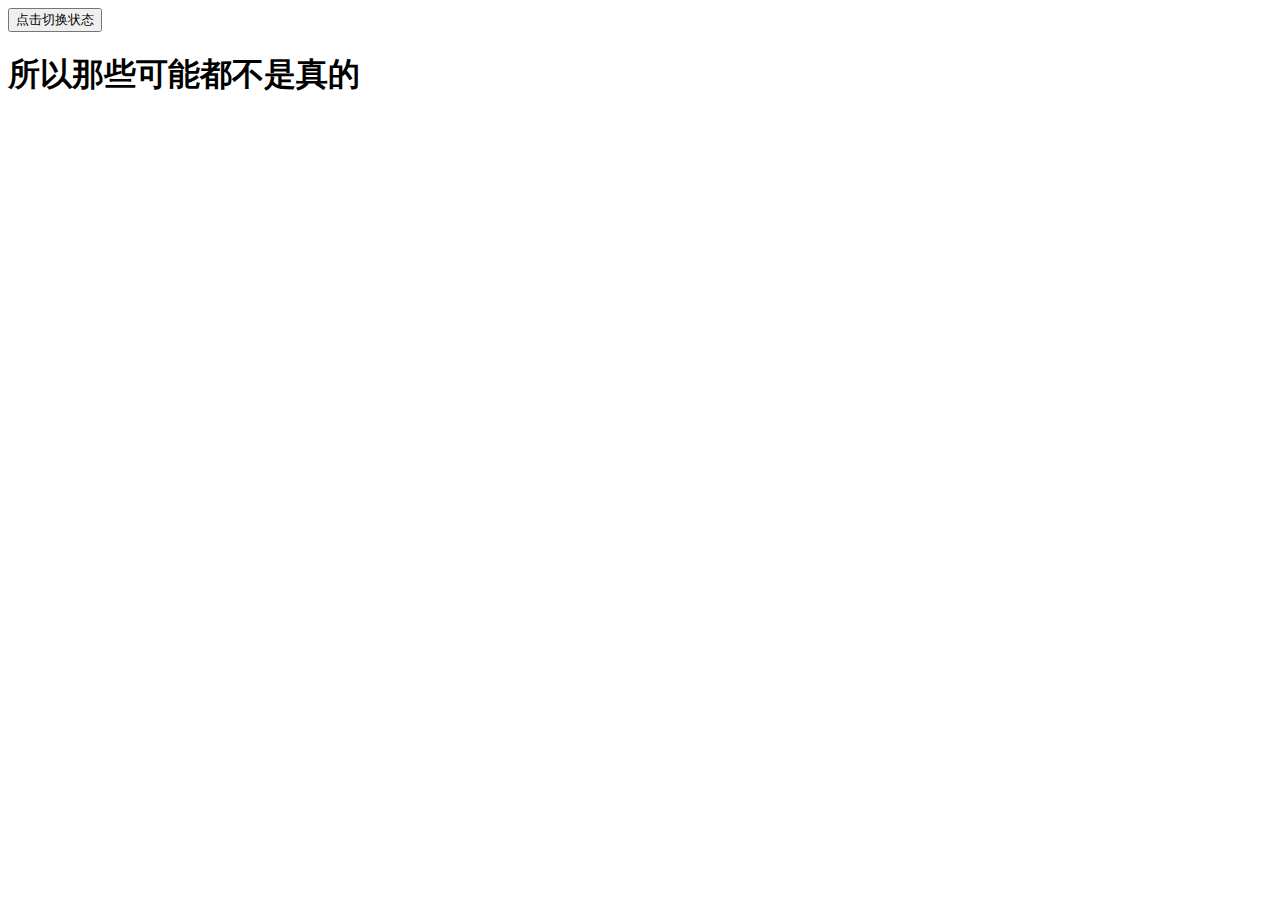
<file: src/main/resources/templates/t.html>
<!DOCTYPE html>
<html>

<head>
    <meta charset="UTF-8">
    <title></title>
    <script>
        function showhidediv(id) {
            var sbtitle = document.getElementById(id);
            if(sbtitle) {
                if(sbtitle.style.display == 'block'|| sbtitle.style.display == '') {
                    sbtitle.style.display = 'none';
                } else {
                    sbtitle.style.display = 'block';
                }
            }
        }

        function showhide(){
            showhidediv("aaaa");
            showhidediv("bbbb");
        }
    </script>
</head>
<body>
<input type="button" onclick="showhide();" value="点击切换状态"/>
<h1 id="aaaa" >所以那些可能都不是真的</h1>
<h1 id="bbbb" style="display: none;">你才不是一个没有故事的女同学</h1>
</body>

</html>
</file>
<file: src/main/resources/static/css/core.css>
/*
*  author: YDC
*  core.css
*  http://www.yidianc.com/
*/


::-webkit-scrollbar {
	display: none;
}

::-moz-placeholder {
	color: #aaa;
}

::-webkit-input-placeholder {
	color: #aaa;
}

:-ms-input-placeholder {
	color: #aaa;
}

::selection {
	background: #111;
	color: #fff;
	font-weight: bold
}

html {
	color: #333;

}

body {
	min-width: 1200px;
}

html,body {
	margin: 0;
	height: 100%;
	background-color: #ecf0f3;
	font-size: 14px;
	color: #444;
	-webkit-font-smoothing: antialiased;
	-moz-osx-font-smoothing: grayscale;
	font-family: 'PingFangSC','helvetica neue','hiragino sans gb','arial','microsoft yahei ui','microsoft yahei','simsun','sans-serif'!important;
}

* {
	-webkit-box-sizing: border-box;
	-moz-box-sizing: border-box;
	box-sizing: border-box;
}

a {
	text-decoration: none;
	color: #000;
}

hr {
	height: 1px;
	background: #ccc;
	width: 100%;
	border: none;
	margin: 0;
	padding: 0;
	margin-top: 10px;
}

img {
	border: 0;
}

body {
	background: #ecf0f3;
	color: #666;
}

html, body, div, dl, dt, dd, ol, ul, li, h1, h2, h3, h4, h5, h6, p, blockquote, pre, button, fieldset, form, input, legend, textarea, th, td {
	margin: 0;
	padding: 0;
}

article,aside,details,figcaption,figure,footer,header,main,menu,nav,section,summary {
	display: block;
	margin: 0;
	padding: 0;
}

audio,canvas,progress,video {
	display: inline-block;
	vertical-align: baseline;
}

a {
	text-decoration: none;
	color: #08acee;
}

a:active,a:hover {
	outline: 0;
}

button {
	outline: 0;
}

mark {
	color: #000;
	background: #ff0;
}

small {
	font-size: 80%;
}

img {
	border: 0;
}

button,input,optgroup,select,textarea {
	margin: 0;
	font: inherit;
	color: inherit;
	outline: none;
}
table {
	border-collapse: collapse;
	border-spacing: 0;
}

table {
	width: 100%;
	border-radius: 4px;
}

li {
	list-style: none;
}

i {
	font-style: normal;
}

a {
	color: #666;
	text-decoration: none;
	-webkit-transition: color .3s;
	transition: color .3s;
}

a:hover {
	color: #eee;
}

em {
	font-style: normal;
}

h2, h3 {
	font-weight: 100;
}

.ydc-flex{
	margin-left: -10px;
	margin-right: -10px;
	display: -ms-flexbox;
	display: -webkit-flex;
	display: flex;
	-ms-flex-flow: row wrap;
	-webkit-flex-flow: row wrap;
	flex-flow: row wrap;
}

.ydc-user-info-func a:not(:first-child):before{
	content: " ";
	border-left: 1px solid #707070;
	height: 10px;
	display: inline-block;
	vertical-align: middle;
	margin: 0 8px;
}

.fl{
	float:left;
}

.fr{
	float:right;
}

textarea{
	outline:none;
}

textarea:focus{
	background:none;
	outline:none;
}

input:focus, textarea:focus {

	outline: none;

}

input:focus,textarea:focus {

	outline: none;

	border: 1px
	solid  #ff5f5f;

}

.btn{
	position: relative;
	text-align: center;
	line-height: 1;
	cursor: pointer;
	-webkit-appearance: none;
	-webkit-transition: all .2s ease-out;
	transition: all .2s ease-out;
	border: 1px solid transparent;
	margin: 0;
	background-color: #f2f2f2;
	border-color: #d7dde4;
	color: #324050;
	outline: 0;
}

.btn, .btn:active, .btn:focus {
	outline: 0;
}

.ydc-right-head-info dl+dl:before {
	content: " ";
	float: left;
	width: 1px;
	height: 50px;
	margin-top: 8px;
	border-left: 1px solid #ddd;
}


.clearfix::after {
	clear: both;
	content: ".";
	display: block;
	height: 0;
	visibility: hidden;
}

.clearfix {
}


/* xu */
.rdolist, .chklist {
	display: none;
}

.rdobox, .chkbox {
	display: inline-block;
	padding: 10px;
	height: 86px;
	line-height: 16px;
	/* background: #eee; */
	border-radius: 3px;
	width: 100%;
	color: #666;
}

.check-image {
	display: inline-block;
	width: 26px;
	height: 26px;
	margin-top: 46px;
	background-image: url("/admin/images/icon/input-unchecked.png");
	vertical-align: middle;
	background-size: cover;
	background-position:center;
	background-repeat:no-repeat;
	margin-left: 70px;
}

.unchecked {
	/* background: #ECF0F1; */
	color: #666;
	transition-property: background;
	transition-delay: 0s;
	transition-duration: .1s;
	transition-timing-function: linear;
}



.checked {
	color: #fff;
}

.ydc-reg-form-button .btn-border{
	background-color:#fff;
	color:#ff6980;
	margin-right:20px;
}


.foldpanel {
	width: 100%;
	border-bottom: none;
	font-family: Arial, Helvetica, sans-serif;
	font-size: 12px;
	border-bottom: 1px dashed #ddd;

}
.foldpanel dt,.foldpanel dd {
	border-top: 1px dashed #ddd;
	margin: 0px;
}
.foldpanel dt {
	cursor: pointer;
	padding: 16px 17px 16px 40px;
	font-size: 15px;
	color: #333;
	position:relative;
}
.foldpanel dd {
	padding: 12px 70px;
}

.foldpanel dt:before{
	position: absolute;
	top: 23px;
	left: 18px;
	content: "";
	width: 6px;
	height: 6px;
	border-radius: 6px;
	background-color: #000;
}
</file>
<file: src/main/resources/static/css/icon.css>
.ydc-icon{
	width: 18px;
	height: 18px;
	display: block;
	border: none;
	background-repeat: no-repeat;
	background-position: center;
	background-size: 18px;
}

.ydc-icon-mail{
	background-image:url('[data-uri]');
}
.ydc-icon-home{
	margin-right: 8px;
}

.ydc-menu-item a:hover  .ydc-icon-home{
	margin-right: 8px;

	background-image:url('[data-uri]');

}

.active .ydc-icon-home{
	margin-right: 8px;
	background-image:url('[data-uri]');
}


.ydc-icon-home{
	margin-right: 8px;
	background-image:url('[data-uri]');

}

.active .ydc-icon-find{
	margin-right: 8px;
	background-image:url('[data-uri]');
}

.ydc-icon-find{
	margin-right: 8px;
	 background-image:url('[data-uri]');
}

.ydc-menu-item a:hover .ydc-icon-find{
	margin-right: 8px;
	background-image:url('[data-uri]');
}


.ydc-icon-file{
	margin-right: 8px;
	background-image:url('[data-uri]');
}

.ydc-icon-record{
	margin-right: 8px;
	background-image:url('[data-uri]');
}

.ydc-icon-set{
	margin-right: 8px;
	background-image:url('[data-uri]');
}

.ydc-icon-customer{
	margin-right: 8px;
	background-image:url('[data-uri]');
}

.ydc-icon-shu{
	background-image:url('[data-uri]');
	width: 35px;
	height: 35px;
	margin:0 auto;
	display: block;
	border: none;
	background-repeat: no-repeat;
	background-position: center;
	background-size: 35px;
	margin-bottom:10px;
}
</file>
<file: src/main/resources/static/css/home.css>
/*
*  author: YDC
*  home.css
*  http://www.yidianc.com/
*/
.ydc-entered {
    background-color: #ecf0f3;
    -webkit-transform: translate3d(0,-30px,0);
    transform: translate3d(0,-30px,0);
    -webkit-transition: opacity .5s,-webkit-transform .5s;
    opacity: .05;
}

.ydc-entered {
    opacity: 1;
    -webkit-transform: translateZ(0);
    transform: translateZ(0);
}

.ydc-header-content {
    margin: 0 auto;
    width: 1180px;
    height: 70px;
}

.ydc-column {
    -ms-flex: 1 1 0px;
    -webkit-flex: 1 1 0%;
    flex: 1 1 0%;
    padding-left: 10px;
    padding-right: 10px;
    position: relative;
    max-width: 100%
}

.ydc-column-ydc-logo {
	font-size: 34px;
    font-weight: 700;
    line-height: 3;
    color: #181818;
}

.ydc-column-ydc-logo img {
    width: 100%;
    height: auto;
    display: block;
    border: none;
}

.ydc-column-user {
    display: -webkit-flex;
    display: -ms-flexbox;
    display: flex;
    color: #fff;
    -webkit-justify-content: flex-end;
    -ms-flex-pack: end;
    justify-content: flex-end;
    margin-top: 15px;
}

.ydc-user-photo {
    width: 40px;
    height: 40px;
    margin-right: 25px;
}

.ydc-user-photo a img {
    border-radius: 100%;
    width: 100%;
    height: auto;
    display: block;
    border: none;
}

.ydc-user-info-name a {
    font-size: 16px;
    color: #fff;
    font-weight: normal;
}

.ydc-user-info {
    display: -webkit-flex;
    display: -ms-flexbox;
    display: flex;
    -webkit-flex-direction: column;
    -ms-flex-direction: column;
    flex-direction: column;
    -webkit-justify-content: space-between;
    -ms-flex-pack: justify;
    justify-content: space-between;
}

.ydc-tag {
    display: inline-block;
    color: #ffffff;
    font-size: 12px;
    height: 17px;
    line-height: 18px;
    margin: 0 5px;
    padding: 0 8px;
    cursor: pointer;
    background: #ff6565;
}

.ydc-user-info-func {
    padding-top: 4px;
}

.ydc-user-info-func a {
    position: relative;
    color: #fff;
}

.ydc-mal {
    height: 22px;
    line-height: 18px;
}

.ydc-content-slide {
    position: relative;
    width: 1180px;
    margin: 20px auto;
    -webkit-transform: translate3d(0,30px,0);
    transform: translate3d(0,30px,0);
    -webkit-transition: opacity .5s,-webkit-transform .5s;
    transition: opacity .5s,-webkit-transform .5s;
    transition: transform .5s,opacity .5s;
    transition: transform .5s,opacity .5s,-webkit-transform .5s;
    opacity: 1;
    -webkit-transform: translateZ(0);
    transform: translateZ(0)
	
}

.ydc-column-2 {
    -ms-flex: 0 0 20.83333%;
    -webkit-flex: 0 0 20.83333%;
    flex: 0 0 20.83333%;
    max-width: 20.83333%
}

.ydc-menu {
    min-width: 150px;
    min-height: 1300px;
    height: 100%;
    background: #f4f4f4;
    padding: 33px 0 50px;
    color: #333;
    letter-spacing: 1px;
    border-radius: 2px;
}

.ydc-body .menu {
    min-height: 1300px;
    height: 100%;
    background: #f4f4f4;
    border-radius: 8px;
    padding: 33px 0 50px;
    color: #333;
    letter-spacing: 1px;
	
}

.ydc-menu .ydc-menu-item a {
    display: block;
    width: 100%;
    padding: 10px 0 10px 68px;
    line-height: 20px;
    position: relative;
    font-size: 14px;
}

.ydc-menu .ydc-menu-item a:hover {
    background: #4B70E2;
    color: #fff;
}

.ydc-menu .ydc-menu-item .active {
    background: #4B70E2;
    color: #fff;
}

.ydc-menu-sub-title {
    padding: 10px 0 10px 70px;
    color: #999;
    border-top: 1px solid #ddd;
    margin-top: 15px;
    position: relative;
    display: inline-block;
    width: 100%;
    line-height: 22px;
    font-size: 14px;
}

.ydc-column-8 {
    -ms-flex: 0 0 79.16667%;
    -webkit-flex: 0 0 79.16667%;
    flex: 0 0 79.16667%;
    max-width: 79.16667%
}

.ydc-right-head {
    display: -webkit-flex;
    display: -ms-flexbox;
    display: flex;
    -webkit-flex-direction: row;
    -ms-flex-direction: row;
    flex-direction: row;
}

.ydc-right-head-info {
    display: -webkit-flex;
    display: -ms-flexbox;
    display: flex;
    height: 140px;
    -webkit-flex: 1 1 780px;
    -ms-flex: 1 1 780px;
    flex: 1 1 780px;
    -webkit-align-items: center;
    -ms-flex-align: center;
    align-items: center;
    text-align: center;
    font-weight: 700;
    background-color: #f4f4f4;
    border-radius: 3px;
}

.ydc-right-head-info dl {
    -webkit-flex: 1 1 0%;
    -ms-flex: 1 1 0%;
    flex: 1 1 0%
}

.ydc-right-head-info dl dt {
    color: #757575;
    line-height: 22px;
    font-size:  14px;
    font-weight: 200;
}

.ydc-right-head-info dl dd {
    margin: 8px 0 0;
    font-size: 26px;
    line-height: 37px;
    font-weight: 700;
}

.ydc-right-head-info dl a:hover {
    color: #ff5f5f;
}

.ydc-ne-carousel {
    padding: 8px 12px;
    font-size: 14px;
    min-width: 32px;
    background-color: #ff6565;
    border-color: #ff6565;
    color: #fff;
    width: 130px;
    height: 140px;
    margin-left: 20px;
    font-weight: normal;
}

.ydc-ne-carousel span {
    font-weight: 300;
}

.ydc-right-banner {
    margin-top: 20px;
    width: 100%;
    height: 122px;
    overflow: hidden;
    border-radius: 3px;
}

.mySlides {
    display: none
}

/* banner begin */
.slideshow-container {
    width: 930px;
    position: relative;
    margin: 0 auto;
    border-radius: 14px;
}

/* css3 cover */
.fade {
    -webkit-animation-name: fade;
    -webkit-animation-duration: 1.5s;
    animation-name: fade;
    animation-duration: 1.5s;
    border-radius: 3px;
}

@-webkit-keyframes fade {
    from {
        opacity: .4
    }

    to {
        opacity: 1
    }
}

@keyframes fade {
    from {
        opacity: .4
    }

    to {
        opacity: 1
    }
}
.ydc-loading-box2 {
    margin-top: 50px;
    border: 1px solid #ddd;
    /* border-radius: 53px; */
    padding-bottom: 40px;
	width:330px
}

.ydc-loading-box {
    margin-top: 20px;
    border: 1px solid #ddd;
    /* border-radius: 53px; */
    padding-bottom: 40px;
}

.ydc-tabPanel ul {
    height: 44px;
    border-bottom: 1px solid #d0d0d0;
    background: #eaeaea;
    line-height: 44px;
}

.ydc-tabPanel ul li {
    float: left;
    margin: 0 2px 0 0;
    font-size: 14px;
    height: 44px;
    line-height: 45px;
    width: 111px;
    text-align: center;
    cursor: pointer;
    background: -moz-linear-gradient(top, #eee, #ddd);
}

.ydc-tabPanel .hit {
    border-bottom: 2px solid #ff5f5f;
    cursor: pointer;
    color: #ffffff;
    background: #4B70E2;
    background: -moz-linear-gradient(top, #e1e1e1, #fff);
    -webkit-transition: all .2s ease-out;
    transition: all .2s ease-out;
}

.ydc-pane {
    background-color: #fff;
    display: none;
    padding: 20px 0;
}

.ydc-pane p {
    padding: 15px 15px 0 10px;
}

.ydc-pane h4 {
    padding: 15px 15px 0 10px;
    font-size: 14px;
    font-weight: bold;
}

.ydc-pane-list li a {
    display: block;
    font-size: 14px;
    color: #333;
    float: left;
}
.dlcheck{
    float: left;
    margin-top: 16px;
}

.ydc-pane-list li {
    height: 45px;
    line-height: 45px;
    padding: 0 20px;
}

.ydc-pane-list li:hover {
    background: #e6e6e6;
}

.ydc-pane-list li a:hover {
    color: #4B70E2;
}

.ydc-pane-list li a i {
    color: #ff0000;
    font-style: oblique;
}

.ydc-pane-list li span {
    float: right;
    color: #999;
}

.ydc-page-content {
    background: #f4f4f4;
    min-height: 100%;
    overflow: auto;
    font-family: 'Microsoft YaHei';
    width: 1000px;
    margin: 0 auto;
    padding: 40px 50px;
    box-sizing: border-box;
    overflow: hidden;
}

.ydc-page-head h3 {
    height: 60px;
    line-height: 60px;
    color: #ff6565;
    font-size: 24px;
    text-align: center;
    margin: 0 auto;
}

.ydc-page-head h4 {
    font-weight: bold;
    font-size: 14px;
    color: #333;
    padding: 20px 0;
}

.ydc-page-head p {
    font-weight: normal;
    font-size: 14px;
    color: #616161;
    line-height: 22px;
    padding-bottom: 10px;
}

.ydc-page-aut {
    padding-top: 40px;
    text-align: right;
    font-size: 15px;
    color: #000;
}

.ydc-tabPanel-release ul {
    background: none;
    border-bottom: 2px solid #d0d0d0;
}

.ydc-tabPanel-release .hit {
    border-bottom: 2px solid #ff5f5f;
    cursor: pointer;
    color: #ff5f5f;
    background: none;
    background: -moz-linear-gradient(top, #e1e1e1, #fff);
    font-size: 16px;
}

.ydc-tabPanel-release ul li {
    font-size: 16px;
}

.ydc-release-tab-head {
    position: relative;
}

.ydc-release-amount {
    position: absolute;
    right: 0;
    top: 10px;
    font-size: 14px;
    color: #999;
}

.ydc-release-amount a {
    color: #ff5f5f;
    padding-left: 10px;
}

.ydc-release-amount span em {
    color: #ff5f5f;
}

.ydc-release-form-group {
    margin-bottom: 20px;
    font-size: 14px;
}

.ydc-form-control {
    width: 100%;
    height: 40px;
    padding: 8px 12px;
    background-color: #fff;
    border: 1px solid #ccc;
    border-radius: 0;
    box-shadow: inset 0 1px 1px rgba(0,0,0,.075);
    -webkit-transition: border-color ease-in-out .15s,box-shadow ease-in-out .15s;
    transition: border-color ease-in-out .15s,box-shadow ease-in-out .15s;
}

.ydc-warning-default {
    display: block;
    background-color: #fceded;
    font-size: 14px;
    color: #666;
    width: 100%;
    height: 40px;
    line-height: 40px;
    margin-bottom: 20px;
}

.ydc-warning-default p {
    padding: 0 20px;
    color: #969696;
}

.ydc-release-form-group-input {
    position: relative;
}

.ydc-form-group-jl {
    position: absolute;
    right: 10px;
    top: 10px;
    font-size: 14px;
    color: #999;
}

.ydc-form-group-jl span {
    color: #ff3c3c;
}

.mce-flow-layout-item {
    display: none;
}

.nicEdit-main {
    padding: 15px;
    line-height: 22px;
    font-size: 14px;
}

.ydc-body .nicEdit-panelContain {
    background-color: rgb(239, 239, 239);
}

.aui-card-header {
    height: 42px;
    line-height: 42px;
    padding: 0 15px;
    border-bottom: 1px solid #e6e6e6;
    color: #333;
    border-radius: 2px 2px 0 0;
    font-size: 14px;
    overflow: hidden;
}

.aui-card-form-item {
    margin-bottom: 15px;
    clear: both;
}

.aui-card-form-ad {
    padding-top: 20px;
}

.aui-card-form-label {
    float: left;
    display: block;
    padding: 9px 10px;
    width: 92px;
    font-weight: 400;
    line-height: 20px;
    text-align: left;
    color: #464545;
}

.aui-card-form-input {
    margin-left: 95px;
    min-height: 36px;
    width: 630px;
    position: relative;
}

.aui-card-form-input input {
    height: 35px;
    line-height: 1.3;
    line-height: 38px\9;
    background-color: #fff;
    border-radius: 2px;
    display: block;
    width: 100%;
    padding-left: 10px;
    border: 1px solid #e0e0e0;
}

.aui-card-form-input select {
    height: 38px;
    line-height: 1.3;
    line-height: 38px\9;
    background-color: #fff;
    border-radius: 2px;
    display: block;
    border: 1px solid #e0e0e0;
    width: 120px;
    float: left;
    margin-right: 10px;
    text-align: center;
}

.aui-card-form-input:focus {
    border: 1px solid #fc5830;
}

.aui-card-form-input textarea {
    min-height: 100px;
    height: auto;
    line-height: 20px;
    padding: 6px 10px;
    width: 100%;
    border: 1px solid #ddd;
    border-radius: 3px;
    resize: none
}

.aui-card-form-input .aui-info-rd {
    width: 20px;
    display: block;
    float: left;
}

.aui-card-form-input ul li {
    float: left;
    width: 50px;
}

.aui-card-form-input ul li label {
    float: left;
    height: 38px;
    line-height: 38px;
}

.aui-release {
    display: inline-block;
    height: 35px;
    line-height: 35px;
    padding: 0 18px;
    color: #fff;
    white-space: nowrap;
    text-align: center;
    font-size: 12px;
    border: none;
    border-radius: 2px;
    cursor: pointer;
    background-color: #177ce3;
    background-repeat: repeat-y;
    background-image: -moz-linear-gradient(left,#29adeb,#177ce3);
    background-image: -webkit-linear-gradient(left,#29adeb,#177ce3);
    background-image: -o-linear-gradient(left,#29adeb,#177ce3);
    background-image: linear-gradient(left,#29adeb,#177ce3);
}

.ydc-release-form-text {
    margin-bottom: 20px;
}

.aui-file-up {
    float: left;
    margin-right: 25px;
    margin-bottom: 45px;
}

.aui-file-up-img {
    padding: 4px;
    line-height: 20px;
    border: 1px solid #ddd;
    overflow: hidden;
    display: inline-block;
    margin-bottom: 10px;
    vertical-align: middle;
    text-align: center;
    cursor: pointer;
    width: 200px;
    height: 152px;
    -webkit-transition: all 0.2s ease-in-out;
    -moz-transition: all 0.2s ease-in-out;
    -o-transition: all 0.2s ease-in-out;
    transition: all 0.2s ease-in-out;
    -webkit-border-radius: 4px;
    -moz-border-radius: 4px;
    border-radius: 4px;
    -webkit-box-shadow: 0 1px 3px rgba(0, 0, 0, 0.055);
    -moz-box-shadow: 0 1px 3px rgba(0, 0, 0, 0.055);
    box-shadow: 0 1px 3px rgba(0, 0, 0, 0.055);
}

.aui-file-up-img img {
    width: 100%;
    height: auto;
    border: none;
    display: block;
}

.aui-btn {
    float: left;
    position: relative;
    display: inline-block;
    display: inline;
    padding: 4px 12px;
    margin-bottom: 0;
    margin-left: .3em;
    font-size: 12px;
    line-height: 20px;
    color: #333333;
    text-align: center;
    text-shadow: 0 1px 1px rgba(255, 255, 255, 0.75);
    vertical-align: middle;
    cursor: pointer;
    background-color: #f5f5f5;
    background-color: #e6e6e6;
    background-image: -moz-linear-gradient(top, #ffffff, #e6e6e6);
    background-image: -webkit-gradient(linear, 0 0, 0 100%, from(#ffffff), to(#e6e6e6));
    background-image: -webkit-linear-gradient(top, #ffffff, #e6e6e6);
    background-image: -o-linear-gradient(top, #ffffff, #e6e6e6);
    background-image: linear-gradient(to bottom, #ffffff, #e6e6e6);
    background-repeat: repeat-x;
    border: 1px solid #cccccc;
    /* border: 0; */
    border-color: #e6e6e6 #e6e6e6 #bfbfbf;
    border-color: rgba(0, 0, 0, 0.1) rgba(0, 0, 0, 0.1) rgba(0, 0, 0, 0.25);
    border-bottom-color: #b3b3b3;
    -webkit-border-radius: 4px;
    -moz-border-radius: 4px;
    border-radius: 4px;
    filter: progid:DXImageTransform.Microsoft.gradient(startColorstr='#ffffffff', endColorstr='#ffe6e6e6', GradientType=0);
    filter: progid:DXImageTransform.Microsoft.gradient(enabled=false);
    zoom: 1;
    -webkit-box-shadow: inset 0 1px 0 rgba(255, 255, 255, 0.2), 0 1px 2px rgba(0, 0, 0, 0.05);
    -moz-box-shadow: inset 0 1px 0 rgba(255, 255, 255, 0.2), 0 1px 2px rgba(0, 0, 0, 0.05);
    box-shadow: inset 0 1px 0 rgba(255, 255, 255, 0.2), 0 1px 2px rgba(0, 0, 0, 0.05);
}

.aui-news .aui-file-new-up {
    position: absolute;
    top: 10px;
    right: 0;
    margin: 0;
    opacity: 0;
    filter: alpha(opacity=0);
    transform: translate(-300px, 0) scale(4);
    font-size: 23px;
    direction: ltr;
    cursor: pointer;
    width: 35px;
    left: 290px;
    height: 10px;
}

.aui-remarks {
    height: 35px;
    line-height: 35px;
    float: left;
    color: #999;
    padding-left: 10px;
}

.aui-remarks p {
    padding: 0;
}

.aui-file-up-btn {
    padding-left: 94px;
}

.ydc-btn {
    padding-left: 75px;
    padding-top: 40px;
}

.ydc-btn button {
    margin-left: 20px;
    width: 140px;
    border-radius: 4px;
    font-size: 14px;
    padding: 8px 20px;
    color: #fff;
    background-color: #4B70E2;
    border-color: #4B70E2;
    text-decoration: none;
    transition: all .2s;
    line-height: 1.3333333;
}

.ydc-btn .btn-default {
    background-color: transparent;
    border-color: #e25050;
    color: #e25050;
}

.ydc-footer {
    width: 900px;
    margin: 0 auto;
    text-align: center;
    padding: 20px 0;
}

.ydc-group-sel {
    margin-right: 15px;
}

.ydc-group-sel select {
    width: 150px;
    height: 40px;
    border-radius: 0;
    line-height: 32px;
    box-shadow: none!important;
    background-color: #fff;
    border: 1px solid #ddd;
    font-size: 13px;
}

.ydc-group-input{
    width: 600px;
}

.ydc-group-input input {
    overflow: hidden;
    width: 86%;
    height: 40px;
    border: 1px solid #ddd;
    border-radius: 0;
    outline: 0;
    padding-left: 10px;
    float:left;
    -webkit-transition: border .2s ease-out;
    transition: border .2s ease-out;
}

.ydc-group-button {
    float: left;
    color: #333!important;
    width: 80px;
    height: 40px;
    background-color: #f4f4f4!important;
    border: 1px solid #ddd!important;
    border-left: 0!important;
    font-size: 16px;
    border-radius: 0;
}

strong{
color: red;
}

.ydc-group-altogether{
    color: #666;
    margin: 40px 0 20px 20px;
    font-size:14px;
}

.ydc-group-altogether span{
    color:#ff5f5f;
}

.ydc-group-table-item{
    position: relative;
    font-size: 16px;
    border: 1px solid #ddd;
    border-top: 0;
    width: 100%;
    height: 140px;
}

.ydc-group-table-item:first-child {
    border-top: 1px solid #ddd;
}

.ydc-group-table-item-img{
    overflow: hidden;
    background-color: #eee;
    position: relative;
    float: left;
    height: 95px;
    width: 133px;
    margin: 20px;
}

.ydc-group-table-item-img img{
    max-width: none;
    height: 100%;
    position: absolute;
    top: 50%;
    left: 50%;
    -webkit-transform: translate(-50%,-50%);
    transform: translate(-50%,-50%);
}

.ydc-group-table-item-text{
    word-break: break-all;
    padding-top: 40px;
    margin-left: 20px;
    margin-bottom: 20px;
}

.ydc-group-table-item-text span a:hover{
    color:#ff5f5f;
}

.ydc-group-table-item-tag{
    display: inline-block;
    border-radius: 2px;
    margin-left: 6px;
    padding: 1px 6px;
    font-size: 12px;
    color: #3b77be;
    border: 1px solid #3b77be;
    margin-right: 6px;
}

.ydc-group-table-item-info{
    margin-left: 20px;
    font-size: 12px;
    color: #a5a5a5;
}
.ydc-actions{
    font-size: 12px;
    float: right;
    margin-right: 40px;
    height: 100%;
    line-height: 140px;
}

.ydc-actions-trigger{
    font-size: 14px;
    color: #3b77be;
    margin-left: 20px;
    cursor:pointer;
    background: none;
    border: none;
}
.ydc-form-group-label{
    width: 90px;
    float:left;
    height: 40px;
    line-height: 40px;
    text-align: left;
}

.ydc-release-form-group-ms{
    margin-top:20px;
}
.ydc-assetStyle{
    color: #666;
    line-height: 40px;
    margin:0 0 20px 10px;
    font-size: 14px;
}
.ydc-assetStyle span{
    color: #666;
    line-height: 40px;
}

.ydc-assetStyle .ydc-assetStyle-span{
    color:#e63e3d;
    padding:0 4px;
}
.ydc-assetStyle-btn{
    margin-left: 20px;
    width: 140px;
    border-radius: 4px;
    font-size: 14px;
    padding: 8px 20px;
    color: #fff;
    background-color: #ff6464;
    border-color: #ff6464;
    text-decoration: none;
    transition: all .2s;
    line-height: 1.3333333;
    float: right;
    cursor:pointer;
}

.ydc-asset-img-list{
    height: 297px;
    width: 217px;
    float: left;
    margin-bottom: 20px;
    margin-right: 20px;
    text-align: center;
}
.ydc-asset-img-list-img{
    width: 100%;
    height: 217px;
    vertical-align: middle;
    line-height: 217px;
    background-color: #f3f4f9;
}
.ydc-asset-img-list-img img{
    max-width: 100%;
    height: auto;
    -ms-interpolation-mode: bicubic;
    display: inline-block;
    vertical-align: middle;
}

.ydc-asset-img-list-til{
    width: 100%;
    height: 40px;
    font-size: 16px;
    color: #666;
    line-height: 40px;
    overflow: hidden;
    text-overflow: ellipsis;
    white-space: nowrap;
}
.ydc-asset-img-list-del{
    width: 100%;
    height: 40px;
    border: 1px solid #e0e0e0;
}
.ydc-asset-img-list-del button{
    display: inline-block;
    width: 50%;
    height: 100%;
    outline: none;
    float: left;
    border-radius: 0;
    border:none;
    background:none;
}

.ydc-asset-img-list-del button{
    border-left:1px solid #ddd;
    margin-left:-1px;
    cursor:pointer;
}

.ydc-asset-img-list-del button:hover{
    color:#ff5f5f;
}
.ydc-asset-img{
    width:1000px;
}

.ydc-asset-video .ydc-asset-img-list-img{
    opacity:0.4;
    background-color:#000000;
    position:relative;
}

.ydc-asset-video .ydc-asset-img-list-img:hover{
    opacity:1;
    cursor:pointer;
}
.ydc-asset-img-video-info{
    width:50px;
    height:50px;
    position:absolute;
    margin-left:-25px;
    left:50%;
    top:50%;
    margin-top:-25px;
}
.ydc-asset-img-video-info img{
    width:100%;
    height:auto;
    display:block;
    border:none;
}

.ydc-pagination{
    margin-top: 20px;
    padding: 0 0 0 80px;
    display: inline-block;
    /* margin-right: 225px; */
    width: 100%;
    position:relative;
}

.ydc-pagination ol{
    width: 100%;
    font-size: 14px;
    display: -ms-flexbox;
    display: -webkit-flex;
    display: flex;
    margin: 0;
    padding: 0;
    -ms-flex-align: center;
    -webkit-align-items: center;
    align-items: center;
    -ms-flex-wrap: wrap;
    -webkit-flex-wrap: wrap;
    flex-wrap: wrap;
    list-style: none;
}


.ydc-previous-item{
    margin-top: 2px;
    margin-bottom: 2px;
    display: -ms-flexbox;
    display: -webkit-flex;
    display: flex;
    -ms-flex-align: center;
    -webkit-align-items: center;
    align-items: center;
    height: 40px;
}

.ydc-previous-item-btn-medium{
    position: relative;
    text-align: center;
    line-height: 1;
    cursor: pointer;
    -webkit-appearance: none;
    -webkit-transition: all .2s ease-out;
    transition: all .2s ease-out;
    border: 1px solid transparent;
    border-radius: 4px;
    margin: 0;
    background-color: #f2f2f2;
    border-color: #d7dde4;
    color: #324050;
    padding: 8px 12px;
    font-size: 13px;
    min-width: 32px;
}
.ydc-disabled{
    opacity: .6;
    cursor: not-allowed;
}

.ydc-pagination .ydc-disabled:hover{
    background:none;
    border:1px solid #ff5f5f;
    color:#999;

}

.ydc-disabled:hover{
    border-color: #e25050;
    background-color: transparent;
    color: #e25050
}

.ydc-previous-item-btn-medium:hover{
    background:#4B70E2;
    border:1px solid #ff5f5f;
    color:#fff;
}

.ydc-pagination li+li {
    margin-left: 10px;
}

.cur{
    background:#4B70E2;
    border:1px solid #ff5f5f;
    color:#fff;
}


.ydc-item-quick{
    position: absolute;
    right: 30px;
    width: 200px;
}

.ydc-item-quick-kun{
    position: relative;
    display: -ms-inline-flexbox;
    display: -webkit-inline-flex;
    display: inline-flex;
    -ms-flex-align: stretch;
    -webkit-align-items: stretch;
    align-items: stretch;
    border-radius: 4px;
    border: 1px solid #e6e6e6;
    -webkit-transition: border .2s ease-out;
    transition: border .2s ease-out;
    line-height: 1.2;
    padding: 4px 8px;
    line-height: 22px;
    font-size: 14px;
    width: 80px;
    margin: 0 10px;
}

.ydc-item-quick-kun input{
    display: inline-block;
    line-height: inherit;
    min-width: 0;
    width: 100%;
    border: none;
    outline: 0;
    padding: 0;
    border-radius: 4px;
    -webkit-transition: border .2s ease-out;
    transition: border .2s ease-out;
    padding-right: 5px;
}

.ydc-item-quick-kun:hover{
    border:1px solid #ff5f5f;
}

.ydc-chart-title{
    background:#f8f8f8;
    border-bottom:1px solid #ddd;
    height:50px;
    line-height:50px;
    padding:0 20px;
}
.ydc-chart-title a{
    color:#29adeb;
}

.ydc-chart-title-top{
    border-top:1px solid #ddd;
}

.ydc-chart-table table {
    width:100%;
    margin-bottom: -1px;
    margin-left:-1px;
}

.ydc-chart-table table tr{
    width:100%;
}

.ydc-chart-table table tr th{
    background: #edf7ff;
    height:44px;
    border-bottom:1px solid #ddd;
    border-left:1px solid #ddd;
}

.ydc-chart-table table tr td{
    background:#fff;
    text-align:center;
    border-bottom:1px solid #ddd;
    height:44px;
    border-left:1px solid #ddd;
}

.ydc-chart-table table tr td:hover{
    background:#e0e0e0;
}

.ydc-chart-title h2{
    font-size:15px;
}

.ydc-chart-title div span{
    padding-left:20px;
    color:#999;
}

.ydc-reg-title ul{
    width: 600px;
    margin: 0 auto;
}

.ydc-reg-title ul li{
    float: left;
    color: rgba(226,80,80,.3);
    position: relative;
    transition: all 2s ease
}

.ydc-reg-title ul li em{
    width: 30px;
    height: 30px;
    border-radius: 50%;
    display: block;
    margin: 0 auto;
    z-index: 9;
    position: relative;
    border: 5px solid #f4f4f4;
}

.ydc-reg-title ul li h3{
    margin:10px 0;
}

.ydc-reg-title li.ydc-reg-step+li::before {
    content: "";
    position: absolute;
    height: 15px;
    width: 245px;
    top: 8px;
    left: -190px;
    z-index: 5;
    background-color: #ffcacb;
    transition: all .5s ease;
}

.ydc-reg-title li.ydc-reg-step em,.ydc-reg-title li.ydc-reg-step.active::before {
    background-color: #ffcacb;
}

.ydc-reg-title li.ydc-reg-step.active em {
    background-color: #ff6a81;
}

.ydc-reg-title li.ydc-reg-step+li {
    margin-left: 135px;
}

.ydc-reg-form-group label{
    padding-right: 5px;
    font-size: 16px;
    color: #333;
    text-align: right;
    white-space: nowrap;
    width: 255px;
    float: left;
    margin-bottom: 0;
    padding-top: 9px;
    padding-left: 10px;
}
.ydc-reg-form-input{
    width: 350px;
    white-space: nowrap;
    float: left;
    padding-left: 15px;
    padding-right: 15px;
    position: relative;
    min-height: 1px;
    box-sizing: border-box;
}

.ydc-reg-title{
    padding:40px 0;
}
.ydc-reg-form-input .ydc-form-control{
    width: 100%;
    height: 38px;
    padding: 8px 12px;
    background-color: #fff;
    background-image: none;
    border: 1px solid #ccc;
    border-radius: 0;
    box-shadow: inset 0 1px 1px rgba(0,0,0,.075);
    -webkit-transition: border-color ease-in-out .15s,box-shadow ease-in-out .15s;
    transition: border-color ease-in-out .15s,box-shadow ease-in-out .15s;
    box-shadow: none;
    border-radius: 0;
    height: 40px;
    box-sizing: border-box;
    font-size: 12px;
    color: #333;
}

.ydc-reg-form-text{
    white-space: nowrap;
    /* width: 25%; */
    position: relative;
    min-height: 1px;
    /* padding-left: 15px; */
    padding-right: 15px;
    float: left;
}

.ydc-reg-form-text p{
    margin: 0 0 10px;
    padding-bottom: 9px;
    margin-bottom: 0;
    font-size: 12px;
    padding-top: 0;
    color: #a1a1a1;
}


.ydc-reg-form-text p a{
    color:#29adeb;
}

.ydc-reg-form-group{
    margin-bottom: 30px;
    padding: 0 10px;
    margin-left: -15px;
    margin-right: -15px;
}

.ydc-reg-form-button{
    margin-left: 355px;
    /* width: 83.33333333%; */
    float: left;
    position: relative;
    min-height: 1px;
    padding-left: 15px;
    padding-right: 15px;
}

.ydc-reg-form-button a{
    color: #fff;
    background-color: #ff6980;
    border-color: #ff6980;
    font-size: 14px;
    width: 101px;
    display:block;
    box-sizing: content-box;
    transition: all .2s;
    padding: 10px 12px;
    border-radius:3px;
}

.ydc-reg-title li.ydc-reg-step em, .ydc-reg-title li.ydc-reg-step.active::before{
    background-color: rgba(226,80,80,.6);
}

.ydc-reg-title li.ydc-reg-step em, .ydc-reg-title li.ydc-reg-step.active h3{
    color:#ff6a81;
}

.ydc-reg-text-center{
    text-align:center;
}

.ydc-text-center-item{
    width: 174px;
    text-align: center;
    vertical-align: top;
    padding: 0;
    margin: 0 15px 30px;
    display: inline-block;
}
.ydc-text-item-list{
    position: relative;
    display: inline-block;
    margin-top: 0;
    margin-bottom: 0;
    vertical-align: middle;
}
.ydc-text-item-list-text h2{
    width: 100%;
    font-size: 16px;
    color: #636363;
    padding-top:  20px;
}

.ydc-text-item-list-text p{
    margin-top: 15px;
    color: #a1a1a1;
    font-size: 12px;
    padding: 0 10px 20px 10px;
}

.ydc-text-item-list:hover{
    background:#fbe4e6;
}

.ydc-text-item-list-mt1{
    width:80px;
    height:80px;
    margin:0 auto;
}

.ydc-text-item-list-mt1 img{
    width:100%;
    height:auto;
    display:block;
    border:none;
}

.ydc-text-item-list-title{
    padding-top:20px;
    position: relative;
}

.ydc-text-ab{
    width:100%;
    position: absolute;
}

.ydc-reg-form-reg .ydc-reg-form-text p{
    height:40px;
    line-height:40px;
    font-size:12px;
}

.ydc-reg-form-reg .ydc-reg-form-input select{
    height: 42px;
    line-height: 42px;
    width: 100px;
    border-radius:0;
    border: 1px solid #ccc;
}

.ydc-reg-form-reg .ydc-reg-form-input select option{
    height: 42px;
    line-height: 42px;
    display:block;
}

.ydc-reg-form-input textarea{
    width: 480px;
    border: 1px solid #ccc;
    padding:10px;
    height: 160px;
    background:#fff;
}
.ydc-reg-form-input-width{
    width: 510px;
}

.ydc-reg-form-input .ydc-form-control:hover{
    border-color:#ff6980;
}

.ydc-reg-form-input textarea:hover{
    border-color:#ff6980;
}

.ydc-reg-form-button a:hover{
    background:#ff6464;
}

.ydc-reg-form-input-agreement label{
    font-size:12px;
    padding-left:0;
    padding-right:5px;
}

.ydc-reg-form-input-agreement label a{
    color:#ff6464;
}

.ydc-reg-yzm button{
    background:#ff6464;
    border:none;
    font-size: 13px;
    padding: 11px 16px;
    color:#fff;
    border-radius:3px;
}



.ydc-pane-clear .ydc-reg-form-group{
    margin-bottom:0;
}

.ydc-reg-form-user-logo{
    width: 160px;
}

.ydc-reg-form-user-logo img{
    width:100%;
    height:auto;
    display:block;
    border:none;
}

.ydc-pane-clear .ydc-reg-form-group label{
    font-size:14px;
    color:#333;
}

.ydc-pane-clear .ydc-reg-form-input label{
    padding-top: 9px;
    line-height: 22px;
    padding-bottom: 5px;
    padding-right: 5px;
    color: #a2a2a2;
    width: 100%;
    font-size: 14px;
    text-align: left;
}

.ydc-panes-account{
    border:1px solid #ddd;
    margin:40px;
}

.ydc-panes-account table{
    margin-left:-1px;
    margin-bottom:-1px;
    text-align:center;
}
.ydc-panes-account table th{
    background:#eee;
    height:44px;
    line-height:44px;
    border-bottom:1px solid #ddd;
    border-left:1px solid #ddd;
}

.ydc-panes-account table td{
    height:44px;
    line-height:44px;
    border-bottom:1px solid #ddd;
    border-left:1px solid #ddd;
}

.ydc-panes-account table td img{
    width:18px;
    margin:0 1px;
}

.ydc-customer .ydc-customer-tab-title{
    width: 240px;
    margin-right: 20px;
    float: left;
}

.ydc-customer .ydc-customer-tab-title ul{
    background-color: #fff;
    width: 215px;
    border-radius: 4px;
    overflow: hidden;
    box-shadow: 0 1px 6px rgba(0,0,0,.2);
    overflow-y: auto;
    padding: 0;
    margin: 0 0 4px;
    cursor: pointer;
    -webkit-transition: width .1s;
    transition: width .1s;
    height: auto;
    line-height: normal;
}

.ydc-customer .ydc-customer-tab-title ul li{
    text-align:left;
    padding-left:20px;
}

.ydc-customer .ydc-customer-tab-title ul .hit{
    width:100%;
}

.ydc-customer .ydc-panes{
    float:left;
    width: 910px;
    background: #900;
}

.ydc-customer .ydc-panes .ydc-pane h1{
    border-bottom:2px solid #ff6464;
    font-size:17px;
    font-weight:normal;
    color:#333;
    height: 44px;
    line-height: 44px;
}

.ydc-customer .ydc-customer-tab-title ul li:hover{
    background:#ff6464;
    color:#fff;
}

.ydc-group-top-rg{
    padding-top:40px;
}

.ydc-customer .ydc-pane p{
    font-size:13px;
    padding: 5px 30px;
    line-height: 22px;
}



.ydc-body-content{
    width: 100%;
    height: 100%;
    position: relative;
    z-index: 0;
}

.ydc-body-bj{
    position: absolute;
    left: 0;
    top: 0;
    bottom: 0;
    right: 0;
    width: 100%;
    height: 100%;
    background: url(../images/ad/body.jpg) center  no-repeat;
    background-size: cover;
    z-index: -1;
    transform: scale(1);
    -ms-transform: scale(1);
    -moz-transform: scale(1);
    -webkit-transform: scale(1);
    -o-transform: scale(1);
    transition: transform 4s linear;
    -moz-transition: transform 4s linear;
    -webkit-transition: transform 4s linear;
    -o-transition: transform 4s linear;
}

.ydc-body-logo{
    position:absolute;
    left:10%;
    top:10%;
}

.ydc-body-logo a{
    width: 130px;
    display: block;
    margin-top: 5px;
}

.ydc-body-logo a img{
    width: 130px;
    display: block;
    margin-top: 5px;
}

.ydc-body-login{
    position: absolute;
    right: 12%;
    bottom: 37%;
    padding-bottom: 50px;
    width: 360px;
    min-height: 380px;
    opacity: .95;
    background-color: #fff;
    background-repeat: no-repeat;
    background-position: 50%;
    border-radius: 4px;
    text-align: center;
    z-index: 9999;
    box-sizing: border-box;
}

.ydc-body-login h2{
    font-size: 19px;
    padding:20px 0 10px 0;
    color:#333;
    font-weight:800;
}

.ydc-body-login-content{
    width: 360px;
    padding: 10px 40px 15px;
}

.ydc-body-login-box{
    z-index: 19;
    position: relative;
    height: 40px;
    margin-bottom: 15px;
    border: 1px solid #c5cddb;
    background: #fff;
    font-size: 12px;
    line-height: 30px;

}

.ydc-user-img{
    float: left;
    text-align: center;
    width: 40px;
    padding: 0 10px;
    height: 40px;
}

.ydc-user-border{
    height: 39px;
    /* margin: 2px 0; */
    border-left: 1px solid #bdc4d6;
    box-sizing: border-box;
    float: left;
    width: 77%;
}
.ydc-user-border input{
    padding-left: 10px;
    height: 40px;
    line-height: 40px;
    font-size: 14px;
    font-weight: 400;
    border:none;
    background:none;
    width: 100%;
}

.ydc-user-img-img{width: 20px;height: 38px;padding-top: 10px;}

.ydc-user-img-img img{
    width:100%;
    height:auto;
    display:block;
    border:none;
}

.ydc-body-submit{
    margin-top: 16px;
    margin-bottom: 12px;
}

.ydc-body-submit a{
    display: block;
    width: 100%;
    height: 42px;
    cursor: pointer;
    text-align: center;
    color: #fff;
    font-size: 18px;
    line-height: 42px;
    background-color: #ff3c5b;
    color: #fff;
    border-radius: 3px;
}

.ydc-login-box{
    position: absolute;
    left: 50%;
    bottom: 30px;
    transform: translate(-50%);
    font-size: 12px;
}

.ydc-login-box a{
    padding: 10px;
    color: #999;
}

.ydc-login-box span{
    color: #eee;
}

.ydc-login-box a:hover{
    color:#ff6464;
}
.ydc-bod-aq{
    text-align:left;
    padding-bottom:20px;
}

.ydc-bod-aq p{
    color:#333;
    font-size:13px;
}
.ydc-footer-news{
    width:1000px;
    position:absolute;
    bottom:0;
    left:50%;
    color:#fff;
    margin-left:-500px;
    opacity: .8;
}
</file>
<file: src/main/resources/static/css/style.css>
*, *::after, *::before {
  margin: 0;
  padding: 0;
  box-sizing: border-box;
  user-select: none;
}

/* Generic */
body {
  width: 100%;
  height: 100vh;
  display: flex;
  justify-content: center;
  align-items: center;
  font-family: 'Montserrat', sans-serif;
  font-size: 12px;
  background-color: #ecf0f3;
  color: #a0a5a8;
}

/**/
.main {
  position: relative;
  width: 1000px;
  min-width: 1000px;
  min-height: 600px;
  height: 600px;
  padding: 25px;
  background-color: #ecf0f3;
  box-shadow: 10px 10px 10px #d1d9e6, -10px -10px 10px #f9f9f9;
  border-radius: 12px;
  overflow: hidden;
}

.container {
  display: flex;
  justify-content: center;
  align-items: center;
  position: absolute;
  top: 0;
  width: 600px;
  height: 100%;
  padding: 25px;
  background-color: #ecf0f3;
  transition: 1.25s;
}

.form {
  display: flex;
  justify-content: center;
  align-items: center;
  flex-direction: column;
  width: 100%;
  height: 100%;
}
.form__icon {
  object-fit: contain;
  width: 30px;
  margin: 0 5px;
  opacity: .5;
  transition: .15s;
}
.form__icon:hover {
  opacity: 1;
  transition: .15s;
  cursor: pointer;
}
.form__input {
  width: 350px;
  height: 40px;
  margin: 4px 0;
  padding-left: 25px;
  font-size: 13px;
  letter-spacing: .15px;
  border: none;
  outline: none;
  font-family: 'Montserrat', sans-serif;
  background-color: #ecf0f3;
  transition: .25s ease;
  border-radius: 8px;
  box-shadow: inset 2px 2px 4px #d1d9e6, inset -2px -2px 4px #f9f9f9;
}
.form__input:focus {
  box-shadow: inset 4px 4px 4px #d1d9e6, inset -4px -4px 4px #f9f9f9;
}
.form__span {
  margin-top: 30px;
  margin-bottom: 12px;
}
.form__link {
  color: #181818;
  font-size: 15px;
  margin-top: 25px;
  border-bottom: 1px solid #a0a5a8;
  line-height: 2;
}

.title {
  font-size: 34px;
  font-weight: 700;
  line-height: 3;
  color: #181818;
}

.description {
  font-size: 14px;
  letter-spacing: .25px;
  text-align: center;
  line-height: 1.6;
}

.button {
  width: 180px;
  height: 50px;
  border-radius: 25px;
  margin-top: 50px;
  font-weight: 700;
  font-size: 14px;
  letter-spacing: 1.15px;
  background-color: #4B70E2;
  color: #f9f9f9;
  box-shadow: 8px 8px 16px #d1d9e6, -8px -8px 16px #f9f9f9;
  border: none;
  outline: none;
}

/**/
.a-container {
  z-index: 100;
  left: calc(100% - 600px );
}

.b-container {
  left: calc(100% - 600px );
  z-index: 0;
}

.switch {
  display: flex;
  justify-content: center;
  align-items: center;
  position: absolute;
  top: 0;
  left: 0;
  height: 100%;
  width: 400px;
  padding: 50px;
  z-index: 200;
  transition: 1.25s;
  background-color: #ecf0f3;
  overflow: hidden;
  box-shadow: 4px 4px 10px #d1d9e6, -4px -4px 10px #f9f9f9;
}
.switch__circle {
  position: absolute;
  width: 500px;
  height: 500px;
  border-radius: 50%;
  background-color: #ecf0f3;
  box-shadow: inset 8px 8px 12px #d1d9e6, inset -8px -8px 12px #f9f9f9;
  bottom: -60%;
  left: -60%;
  transition: 1.25s;
}
.switch__circle--t {
  top: -30%;
  left: 60%;
  width: 300px;
  height: 300px;
}
.switch__container {
  display: flex;
  justify-content: center;
  align-items: center;
  flex-direction: column;
  position: absolute;
  width: 400px;
  padding: 50px 55px;
  transition: 1.25s;
}
.switch__button {
  cursor: pointer;
}
.switch__button:hover {
  box-shadow: 6px 6px 10px #d1d9e6, -6px -6px 10px #f9f9f9;
  transform: scale(0.985);
  transition: .25s;
}
.switch__button:active, .switch__button:focus {
  box-shadow: 2px 2px 6px #d1d9e6, -2px -2px 6px #f9f9f9;
  transform: scale(0.97);
  transition: .25s;
}

/**/
.is-txr {
  left: calc(100% - 400px );
  transition: 1.25s;
  transform-origin: left;
}

.is-txl {
  left: 0;
  transition: 1.25s;
  transform-origin: right;
}

.is-z200 {
  z-index: 200;
  transition: 1.25s;
}

.is-hidden {
  visibility: hidden;
  opacity: 0;
  position: absolute;
  transition: 1.25s;
}

.is-gx {
  animation: is-gx 1.25s;
}
.dlcheck{
 margin-left: 0px !important;
}


.nc_scale div.nc_bg {
  background: #4B70E2 !important; /* 滑过时的背景色 */
  border-top-left-radius: 8px;
  border-bottom-left-radius: 8px;
  text-align: center !important;
}

@keyframes is-gx {
  0%, 10%, 100% {
    width: 400px;
  }
  30%, 50% {
    width: 500px;
  }
}
</file>
